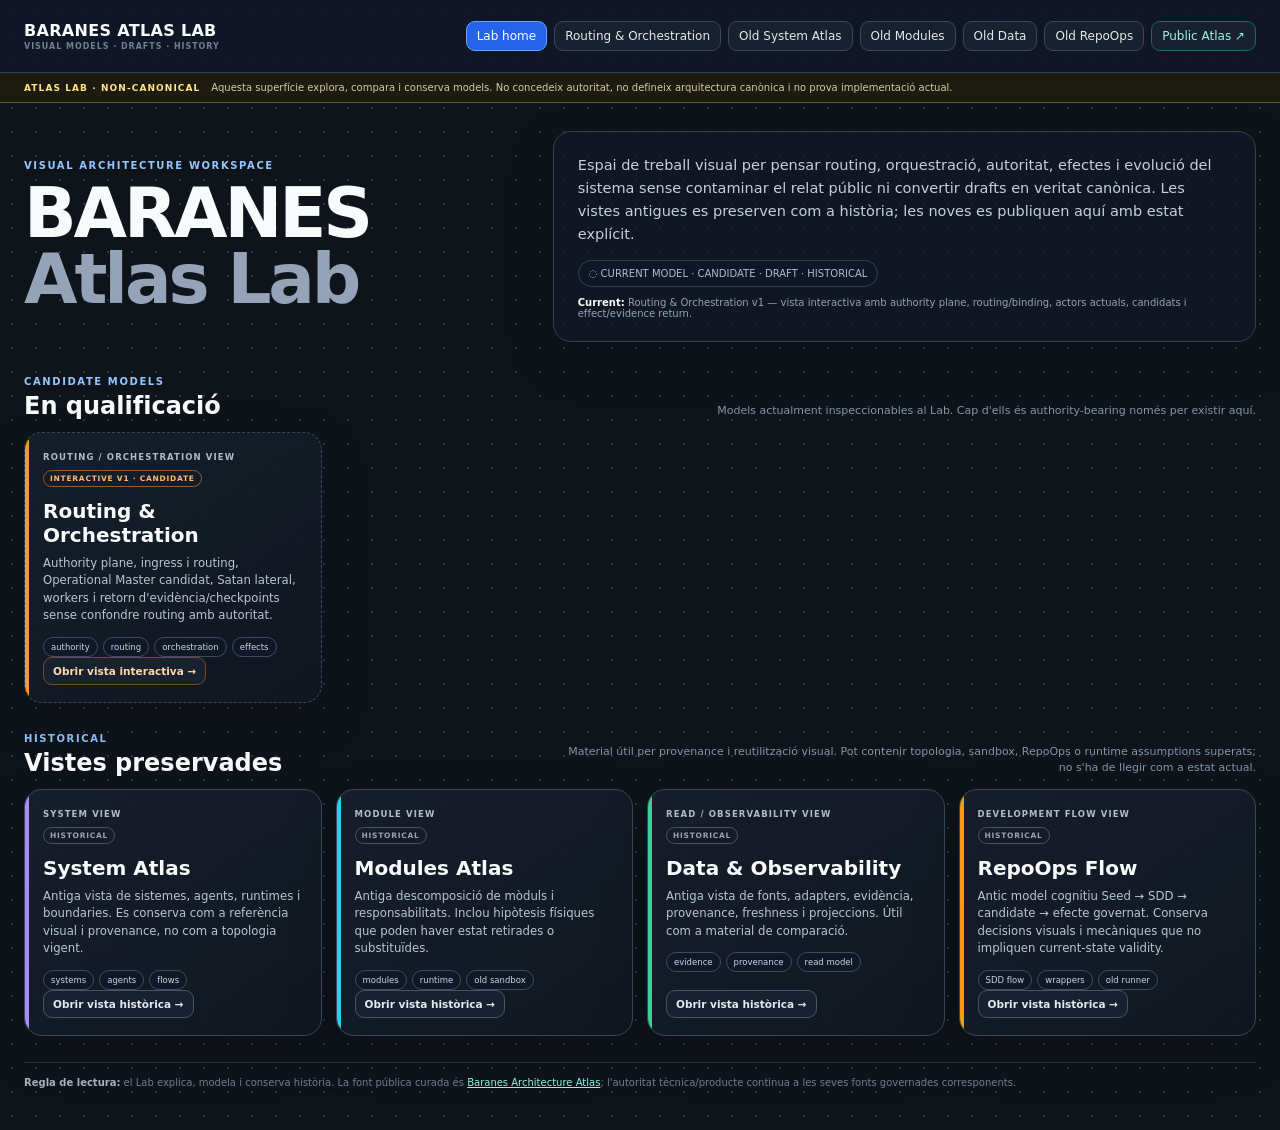
<file: index.html>
<!doctype html>
<html lang="ca">
<head>
<meta charset="utf-8">
<meta name="viewport" content="width=device-width,initial-scale=1">
<title>BARANES Atlas Lab</title>
<meta name="description" content="Non-canonical visual lab for Baranes architecture models, routing experiments, historical diagrams and public references.">
<style>
:root{color-scheme:dark;--bg:#0f141b;--line:#334155;--text:#f8fafc;--muted:#9fb0c4;--cyan:#22d3ee;--violet:#a78bfa;--green:#34d399;--amber:#f59e0b;--red:#fb7185}
*{box-sizing:border-box}html,body{margin:0;min-height:100%;background:var(--bg);color:var(--text);font-family:Inter,system-ui,-apple-system,Segoe UI,sans-serif}body{background-image:radial-gradient(#263548 1px,transparent 1px);background-size:24px 24px}
.top{min-height:72px;border-bottom:1px solid var(--line);background:#111827e8;backdrop-filter:blur(12px)}.topin{max-width:1420px;min-height:72px;margin:auto;padding:0 24px;display:flex;align-items:center;justify-content:space-between;gap:18px}.brand{font-size:16px;font-weight:850;letter-spacing:.02em}.brand small{display:block;margin-top:2px;color:#718096;font-size:8px;letter-spacing:.12em}.nav{display:flex;gap:7px;flex-wrap:wrap}.nav a{font-size:12px;text-decoration:none;color:#e5e7eb;background:#18212f;border:1px solid #3b485b;border-radius:9px;padding:7px 10px}.nav a.active{background:#2563eb;color:#fff;border-color:#60a5fa}.nav a.public{border-color:#166b65;color:#99f6e4}
.notice{border-bottom:1px solid #6d5c22;background:#201b0ddd;color:#fde68a}.noticein{max-width:1420px;margin:auto;padding:9px 24px;display:flex;gap:11px;align-items:center;flex-wrap:wrap;font-size:10px}.notice b{font-size:9px;letter-spacing:.12em}.notice span{color:#d6cda5}
main{max-width:1420px;margin:auto;padding:28px 24px 42px}.hero{display:grid;grid-template-columns:minmax(340px,.82fr) minmax(450px,1.18fr);gap:40px;align-items:center}.eyebrow,.section-label{font-size:10px;letter-spacing:.16em;font-weight:850;color:#93c5fd}.hero h1{font-size:clamp(44px,5.4vw,72px);line-height:.95;margin:10px 0 0;letter-spacing:-.045em}.hero h1 span{color:#94a3b8}.intro{border:1px solid #334155;border-radius:18px;background:#111827b8;padding:22px 24px;box-shadow:0 18px 50px #0003}.intro p{font-size:14.5px;line-height:1.58;color:#c4cfdd;margin:0}.note{margin-top:14px;display:inline-flex;gap:8px;align-items:center;padding:7px 10px;border:1px solid #334155;border-radius:999px;background:#0f172a99;color:#aebccc;font-size:10px}.next{margin-top:10px;font-size:10px;color:#94a3b8}.next b{color:#f8fafc}.groups{margin-top:34px;display:grid;gap:30px}.group-head{display:flex;justify-content:space-between;gap:20px;align-items:flex-end;margin-bottom:12px}.group-head h2{font-size:24px;margin:5px 0 0}.group-head p{max-width:700px;margin:0;color:#8496a8;font-size:11px;line-height:1.5;text-align:right}.views{display:grid;grid-template-columns:repeat(4,minmax(0,1fr));gap:14px}.card{position:relative;min-height:244px;padding:19px 18px 17px;border:1px solid #3b485b;border-radius:18px;background:linear-gradient(145deg,#17202ddd,#101721ee);box-shadow:0 18px 50px #0003;overflow:hidden;display:flex;flex-direction:column}.card:before{content:"";position:absolute;inset:0 auto 0 0;width:4px;background:var(--accent)}.card.system{--accent:var(--violet)}.card.modules{--accent:var(--cyan)}.card.data{--accent:var(--green)}.card.repoops{--accent:var(--amber)}.card.candidate{--accent:#fb923c;border-style:dashed}.kind{font-size:8.5px;letter-spacing:.13em;font-weight:850;color:#aebccc}.status{display:inline-flex;align-self:flex-start;margin-top:8px;border:1px solid #4b5563;border-radius:999px;padding:3px 6px;font-size:7.5px;font-weight:900;letter-spacing:.1em;color:#9ca3af}.status.candidate{border-color:#9a5a24;color:#fdba74}.card h2{font-size:20px;margin:12px 0 8px}.card p{font-size:11.7px;line-height:1.5;color:#b8c5d5;margin:0}.chips{display:flex;gap:5px;flex-wrap:wrap;margin-top:12px}.chip{font-size:8.5px;color:#cbd5e1;border:1px solid #3f4d61;border-radius:999px;padding:4px 7px;background:#0f172a99}.open{display:inline-block;align-self:flex-start;margin-top:auto;padding:7px 9px;border-radius:9px;background:#18212f;border:1px solid #475569;color:#e2e8f0;text-decoration:none;font-size:10.5px;font-weight:750}.card.candidate .open{color:#fed7aa;border-color:#7c4a22}.rule{margin-top:26px;border-top:1px solid #273548;padding-top:14px;font-size:10px;color:#718096}.rule b{color:#a8b5c2}
@media(max-width:1179px){.views{grid-template-columns:repeat(2,minmax(0,1fr))}}
@media(max-width:980px){.hero{grid-template-columns:1fr;gap:18px}.views{grid-template-columns:1fr}.topin{padding:14px 18px;align-items:flex-start;flex-direction:column}.noticein{padding-left:18px;padding-right:18px}main{padding:28px 18px}.hero h1{font-size:48px}.group-head{align-items:flex-start;flex-direction:column}.group-head p{text-align:left}}
</style>
</head>
<body>
<header class="top"><div class="topin"><div class="brand">BARANES ATLAS LAB<small>VISUAL MODELS · DRAFTS · HISTORY</small></div><nav class="nav"><a class="active" href="./index.html">Lab home</a><a href="./routing-orchestration.html">Routing &amp; Orchestration</a><a href="./react-flow-test.html">Old System Atlas</a><a href="./modules-atlas.html">Old Modules</a><a href="./data-observability.html">Old Data</a><a href="./repoops-flow.html">Old RepoOps</a><a class="public" href="https://magronxo.github.io/baranes-site/atlas/">Public Atlas ↗</a></nav></div></header>
<div class="notice"><div class="noticein"><b>ATLAS LAB · NON-CANONICAL</b><span>Aquesta superfície explora, compara i conserva models. No concedeix autoritat, no defineix arquitectura canònica i no prova implementació actual.</span></div></div>
<main>
<section class="hero"><div><div class="eyebrow">VISUAL ARCHITECTURE WORKSPACE</div><h1>BARANES<br><span>Atlas Lab</span></h1></div><div class="intro"><p>Espai de treball visual per pensar routing, orquestració, autoritat, efectes i evolució del sistema sense contaminar el relat públic ni convertir drafts en veritat canònica. Les vistes antigues es preserven com a història; les noves es publiquen aquí amb estat explícit.</p><div class="note">◌ CURRENT MODEL · CANDIDATE · DRAFT · HISTORICAL</div><div class="next"><b>Current:</b> Routing &amp; Orchestration v1 — vista interactiva amb authority plane, routing/binding, actors actuals, candidats i effect/evidence return.</div></div></section>

<div class="groups">
<section>
  <div class="group-head"><div><div class="section-label">CANDIDATE MODELS</div><h2>En qualificació</h2></div><p>Models actualment inspeccionables al Lab. Cap d'ells és authority-bearing només per existir aquí.</p></div>
  <div class="views">
    <article class="card candidate"><div class="kind">ROUTING / ORCHESTRATION VIEW</div><span class="status candidate">INTERACTIVE V1 · CANDIDATE</span><h2>Routing &amp; Orchestration</h2><p>Authority plane, ingress i routing, Operational Master candidat, Satan lateral, workers i retorn d'evidència/checkpoints sense confondre routing amb autoritat.</p><div class="chips"><span class="chip">authority</span><span class="chip">routing</span><span class="chip">orchestration</span><span class="chip">effects</span></div><a class="open" href="./routing-orchestration.html">Obrir vista interactiva →</a></article>
  </div>
</section>

<section>
  <div class="group-head"><div><div class="section-label">HISTORICAL</div><h2>Vistes preservades</h2></div><p>Material útil per provenance i reutilització visual. Pot contenir topologia, sandbox, RepoOps o runtime assumptions superats; no s'ha de llegir com a estat actual.</p></div>
  <div class="views">
    <article class="card system"><div class="kind">SYSTEM VIEW</div><span class="status">HISTORICAL</span><h2>System Atlas</h2><p>Antiga vista de sistemes, agents, runtimes i boundaries. Es conserva com a referència visual i provenance, no com a topologia vigent.</p><div class="chips"><span class="chip">systems</span><span class="chip">agents</span><span class="chip">flows</span></div><a class="open" href="./react-flow-test.html">Obrir vista històrica →</a></article>
    <article class="card modules"><div class="kind">MODULE VIEW</div><span class="status">HISTORICAL</span><h2>Modules Atlas</h2><p>Antiga descomposició de mòduls i responsabilitats. Inclou hipòtesis físiques que poden haver estat retirades o substituïdes.</p><div class="chips"><span class="chip">modules</span><span class="chip">runtime</span><span class="chip">old sandbox</span></div><a class="open" href="./modules-atlas.html">Obrir vista històrica →</a></article>
    <article class="card data"><div class="kind">READ / OBSERVABILITY VIEW</div><span class="status">HISTORICAL</span><h2>Data &amp; Observability</h2><p>Antiga vista de fonts, adapters, evidència, provenance, freshness i projeccions. Útil com a material de comparació.</p><div class="chips"><span class="chip">evidence</span><span class="chip">provenance</span><span class="chip">read model</span></div><a class="open" href="./data-observability.html">Obrir vista històrica →</a></article>
    <article class="card repoops"><div class="kind">DEVELOPMENT FLOW VIEW</div><span class="status">HISTORICAL</span><h2>RepoOps Flow</h2><p>Antic model cognitiu Seed → SDD → candidate → efecte governat. Conserva decisions visuals i mecàniques que no impliquen current-state validity.</p><div class="chips"><span class="chip">SDD flow</span><span class="chip">wrappers</span><span class="chip">old runner</span></div><a class="open" href="./repoops-flow.html">Obrir vista històrica →</a></article>
  </div>
</section>
</div>

<div class="rule"><b>Regla de lectura:</b> el Lab explica, modela i conserva història. La font pública curada és <a href="https://magronxo.github.io/baranes-site/atlas/" style="color:#99f6e4">Baranes Architecture Atlas</a>; l'autoritat tècnica/producte continua a les seves fonts governades corresponents.</div>
</main>
</body>
</html>
</file>
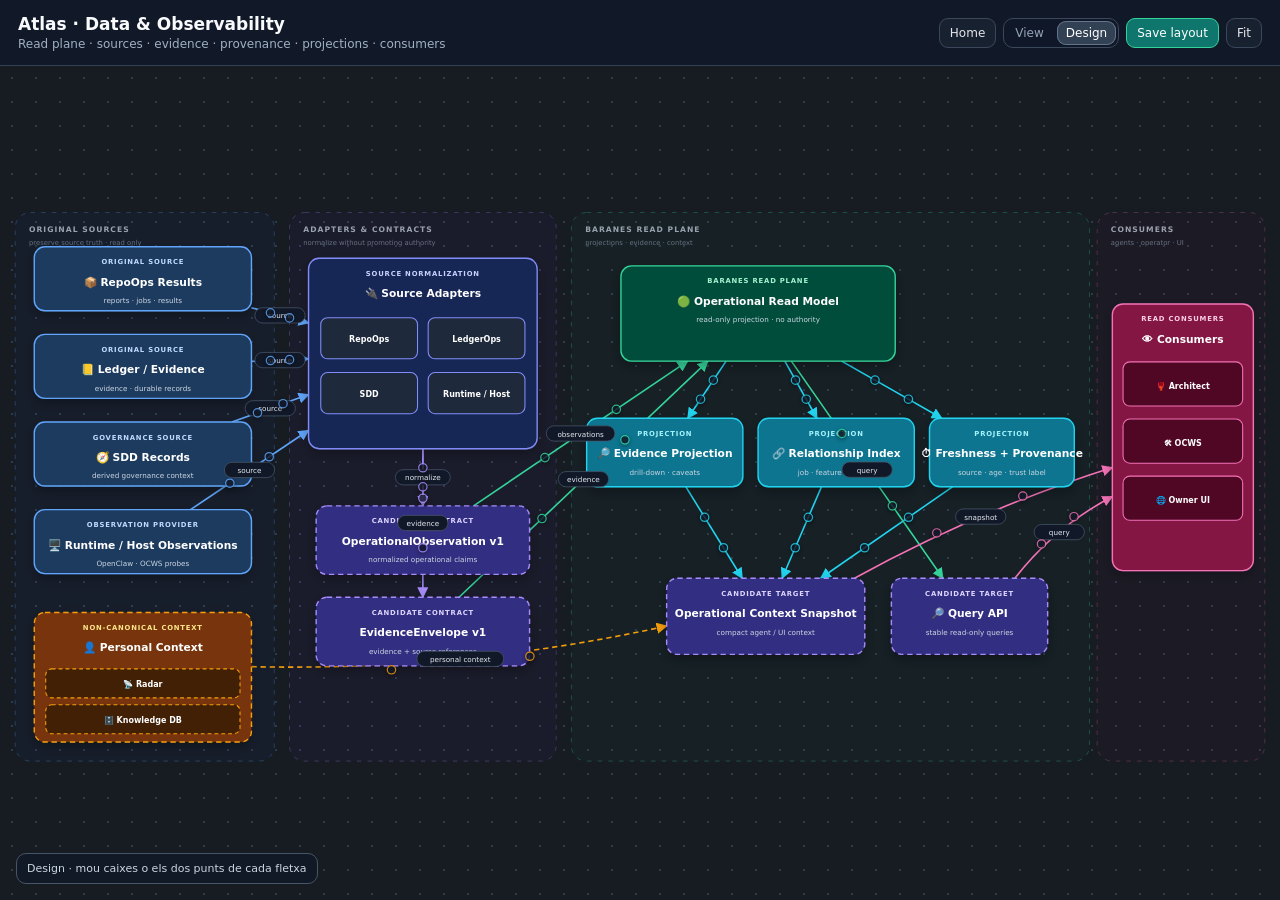
<file: data-observability.html>
<!doctype html>
<html lang="ca">
<head>
<meta charset="utf-8">
<meta name="viewport" content="width=device-width,initial-scale=1">
<title>PRE-BARANES Atlas — Data & Observability</title>
<style>
:root{color-scheme:dark;--bg:#0f141b;--panel:#111827;--line:#334155;--text:#f8fafc;--muted:#9fb0c4;--edge:#94a3b8;--source:#60a5fa;--candidate:#a78bfa;--read:#34d399;--projection:#22d3ee;--personal:#f59e0b;--consumer:#f472b6}
*{box-sizing:border-box}html,body{height:100%;margin:0}body{font-family:Inter,system-ui,-apple-system,Segoe UI,sans-serif;background:var(--bg);color:var(--text)}.app{height:100%;display:grid;grid-template-rows:auto 1fr}.top{display:flex;align-items:center;justify-content:space-between;gap:16px;padding:14px 18px;background:#111827;border-bottom:1px solid var(--line)}h1{font-size:17px;margin:0}.sub{font-size:12px;color:var(--muted);margin-top:3px}.nav{display:flex;gap:7px;flex-wrap:wrap}.nav a,.nav button{font:inherit;font-size:12px;text-decoration:none;color:#e5e7eb;background:#18212f;border:1px solid #3b485b;border-radius:9px;padding:7px 10px;cursor:pointer}.nav a.active,.nav button.primary{background:#0f766e;color:#fff;border-color:#34d399}.nav button.saved{background:#065f46;border-color:#34d399}.canvas{position:relative;min-height:0;overflow:hidden;background:#171c23}.canvas:before{content:"";position:absolute;inset:0;background-image:radial-gradient(#334155 1px,transparent 1px);background-size:24px 24px;pointer-events:none;opacity:.82}svg{position:absolute;inset:0;width:100%;height:100%;display:block;touch-action:none;user-select:none}.status{position:absolute;left:16px;bottom:16px;background:#111827e8;border:1px solid #475569;border-radius:10px;padding:8px 10px;font-size:11px;color:#cbd5e1;pointer-events:none}
.zone{stroke-width:1.2;stroke-dasharray:6 8;pointer-events:none}.zone-source{fill:#1d4ed8;fill-opacity:.045;stroke:#60a5fa;stroke-opacity:.28}.zone-contract{fill:#6d28d9;fill-opacity:.045;stroke:#a78bfa;stroke-opacity:.28}.zone-read{fill:#047857;fill-opacity:.045;stroke:#34d399;stroke-opacity:.30}.zone-consumer{fill:#9d174d;fill-opacity:.035;stroke:#f472b6;stroke-opacity:.25}.zone-title{font-size:10px;letter-spacing:1.35px;font-weight:750;fill:#cbd5e1;opacity:.72;pointer-events:none}.zone-subtitle{font-size:9px;fill:#94a3b8;opacity:.62;pointer-events:none}
.node{cursor:move}.box{stroke-width:1.8;filter:url(#shadow)}.kicker{font-size:9px;letter-spacing:1.05px;font-weight:700;text-anchor:middle}.title{font-size:14px;font-weight:780;fill:#fff;text-anchor:middle}.note{font-size:9.5px;fill:#cbd5e1;text-anchor:middle}.source .box{fill:#1e3a5f;stroke:#60a5fa}.source .kicker{fill:#bfdbfe}.adapter .box{fill:#172554;stroke:#818cf8}.adapter .kicker{fill:#c7d2fe}.candidate .box{fill:#312e81;stroke:#a78bfa;stroke-dasharray:7 5}.candidate .kicker{fill:#ddd6fe}.readcore .box{fill:#064e3b;stroke:#34d399}.readcore .kicker{fill:#a7f3d0}.projection .box{fill:#0e7490;stroke:#22d3ee}.projection .kicker{fill:#a5f3fc}.personal .box{fill:#78350f;stroke:#f59e0b;stroke-dasharray:7 5}.personal .kicker{fill:#fde68a}.consumer .box{fill:#831843;stroke:#f472b6}.consumer .kicker{fill:#fbcfe8}.sub-box{stroke-width:1.4}.sub-title{font-size:10.5px;font-weight:700;fill:#fff;text-anchor:middle}.adapter .sub-box{fill:#1e293b;stroke:#818cf8}.personal .sub-box{fill:#422006;stroke:#f59e0b;stroke-dasharray:5 4}.consumer .sub-box{fill:#500724;stroke:#f472b6}
.edge{fill:none;stroke:var(--edge);stroke-width:2.1;marker-end:url(#arrow);pointer-events:none}.edge.sourceedge{stroke:var(--source);marker-end:url(#arrowBlue)}.edge.contractedge{stroke:var(--candidate);marker-end:url(#arrowViolet)}.edge.readedge{stroke:var(--read);marker-end:url(#arrowGreen)}.edge.projectedge{stroke:var(--projection);marker-end:url(#arrowCyan)}.edge.personaledge{stroke:var(--personal);marker-end:url(#arrowAmber);stroke-dasharray:7 5}.edge.consumeedge{stroke:var(--consumer);marker-end:url(#arrowPink)}.edge-label-bg{fill:#111827;stroke:#475569;pointer-events:none}.edge-label{fill:#e2e8f0;font-size:9.5px;text-anchor:middle;pointer-events:none}.edge-handle{fill:#111827;stroke:#94a3b8;stroke-width:1.6;opacity:.82;cursor:move;pointer-events:all;filter:drop-shadow(0 2px 3px rgba(0,0,0,.45))}.edge-handle:hover,.edge-handle.active{stroke:#fff;stroke-width:2.2;opacity:1}.edge-handle.sourceedge{stroke:var(--source)}.edge-handle.contractedge{stroke:var(--candidate)}.edge-handle.readedge{stroke:var(--read)}.edge-handle.projectedge{stroke:var(--projection)}.edge-handle.personaledge{stroke:var(--personal)}.edge-handle.consumeedge{stroke:var(--consumer)}
#data-mode-group{display:flex;gap:4px;padding:2px;border:1px solid #3b485b;border-radius:10px;background:#0f172a80}#data-mode-group button{border:0!important;background:transparent!important;padding:5px 9px!important;color:#94a3b8!important}#data-mode-group button.active{background:#334155!important;color:#fff!important;box-shadow:inset 0 0 0 1px #64748b}body[data-data-mode="view"] #edge-handles{display:none}body[data-data-mode="view"] .node{cursor:default!important}@media(max-width:800px){.top{align-items:flex-start;flex-direction:column}.canvas{min-height:720px}}
</style>
</head>
<body>
<div class="app">
<header class="top"><div><h1>Atlas · Data & Observability</h1><div class="sub">Read plane · sources · evidence · provenance · projections · consumers</div></div><nav class="nav"><a href="./index.html">Home</a><button id="save" class="primary" type="button">Save layout</button><button id="fit" type="button">Fit</button></nav></header>
<main class="canvas"><svg id="g" viewBox="0 0 1680 880" aria-label="Data and Observability Atlas"><defs><marker id="arrow" viewBox="0 0 10 10" refX="9" refY="5" markerWidth="7" markerHeight="7" orient="auto"><path d="M0 0L10 5L0 10z" fill="#94a3b8"/></marker><marker id="arrowBlue" viewBox="0 0 10 10" refX="9" refY="5" markerWidth="7" markerHeight="7" orient="auto"><path d="M0 0L10 5L0 10z" fill="#60a5fa"/></marker><marker id="arrowViolet" viewBox="0 0 10 10" refX="9" refY="5" markerWidth="7" markerHeight="7" orient="auto"><path d="M0 0L10 5L0 10z" fill="#a78bfa"/></marker><marker id="arrowGreen" viewBox="0 0 10 10" refX="9" refY="5" markerWidth="7" markerHeight="7" orient="auto"><path d="M0 0L10 5L0 10z" fill="#34d399"/></marker><marker id="arrowCyan" viewBox="0 0 10 10" refX="9" refY="5" markerWidth="7" markerHeight="7" orient="auto"><path d="M0 0L10 5L0 10z" fill="#22d3ee"/></marker><marker id="arrowAmber" viewBox="0 0 10 10" refX="9" refY="5" markerWidth="7" markerHeight="7" orient="auto"><path d="M0 0L10 5L0 10z" fill="#f59e0b"/></marker><marker id="arrowPink" viewBox="0 0 10 10" refX="9" refY="5" markerWidth="7" markerHeight="7" orient="auto"><path d="M0 0L10 5L0 10z" fill="#f472b6"/></marker><filter id="shadow" x="-20%" y="-30%" width="140%" height="170%"><feDropShadow dx="0" dy="6" stdDeviation="8" flood-color="#000" flood-opacity=".28"/></filter></defs><g id="zones"></g><g id="edges"></g><g id="nodes"></g><g id="labels"></g><g id="edge-handles"></g></svg><div id="status" class="status">Read plane · View / Design · Save layout per conservar-ho</div></main>
</div>
<script>
(()=>{
const svg=document.getElementById('g'),Z=document.getElementById('zones'),N=document.getElementById('nodes'),E=document.getElementById('edges'),L=document.getElementById('labels'),H=document.getElementById('edge-handles'),save=document.getElementById('save'),fitBtn=document.getElementById('fit'),status=document.getElementById('status'),nav=document.querySelector('.nav'),NS='http://www.w3.org/2000/svg',KEY='pre-baranes-atlas:data-observability:v1',MODE='pre-baranes-atlas:data-observability:mode:v1';
const defs={repo:{x:45,y:130,w:285,h:84,type:'source',kicker:'ORIGINAL SOURCE',title:'📦 RepoOps Results',note:'reports · jobs · results'},ledger:{x:45,y:245,w:285,h:84,type:'source',kicker:'ORIGINAL SOURCE',title:'📒 Ledger / Evidence',note:'evidence · durable records'},sdd:{x:45,y:360,w:285,h:84,type:'source',kicker:'GOVERNANCE SOURCE',title:'🧭 SDD Records',note:'derived governance context'},runtime:{x:45,y:475,w:285,h:84,type:'source',kicker:'OBSERVATION PROVIDER',title:'🖥️ Runtime / Host Observations',note:'OpenClaw · OCWS probes'},personal:{x:45,y:610,w:285,h:170,type:'personal',kicker:'NON-CANONICAL CONTEXT',title:'👤 Personal Context',compound:'personal'},adapters:{x:405,y:145,w:300,h:250,type:'adapter',kicker:'SOURCE NORMALIZATION',title:'🔌 Source Adapters',compound:'adapters'},observation:{x:415,y:470,w:280,h:90,type:'candidate',kicker:'CANDIDATE CONTRACT',title:'OperationalObservation v1',note:'normalized operational claims'},envelope:{x:415,y:590,w:280,h:90,type:'candidate',kicker:'CANDIDATE CONTRACT',title:'EvidenceEnvelope v1',note:'evidence + source references'},readModel:{x:815,y:155,w:360,h:125,type:'readcore',kicker:'BARANES READ PLANE',title:'🟢 Operational Read Model',note:'read-only projection · no authority'},evidenceProjection:{x:770,y:355,w:205,h:90,type:'projection',kicker:'PROJECTION',title:'🔎 Evidence Projection',note:'drill-down · caveats'},relationshipIndex:{x:995,y:355,w:205,h:90,type:'projection',kicker:'PROJECTION',title:'🔗 Relationship Index',note:'job · feature · artifact'},freshness:{x:1220,y:355,w:190,h:90,type:'projection',kicker:'PROJECTION',title:'⏱ Freshness + Provenance',note:'source · age · trust label'},snapshot:{x:875,y:565,w:260,h:100,type:'candidate',kicker:'CANDIDATE TARGET',title:'Operational Context Snapshot',note:'compact agent / UI context'},query:{x:1170,y:565,w:205,h:100,type:'candidate',kicker:'CANDIDATE TARGET',title:'🔎 Query API',note:'stable read-only queries'},consumers:{x:1460,y:205,w:185,h:350,type:'consumer',kicker:'READ CONSUMERS',title:'👁 Consumers',compound:'consumers'}};
const state={};for(const[id,d]of Object.entries(defs))state[id]={x:d.x,y:d.y};const edges=[['repo','adapters','sourceedge','source'],['ledger','adapters','sourceedge','source'],['sdd','adapters','sourceedge','source'],['runtime','adapters','sourceedge','source'],['adapters','observation','contractedge','normalize'],['adapters','envelope','contractedge','evidence'],['observation','readModel','readedge','observations'],['envelope','readModel','readedge','evidence'],['readModel','evidenceProjection','projectedge',''],['readModel','relationshipIndex','projectedge',''],['readModel','freshness','projectedge',''],['evidenceProjection','snapshot','projectedge',''],['relationshipIndex','snapshot','projectedge',''],['freshness','snapshot','projectedge',''],['readModel','query','readedge','query'],['personal','snapshot','personaledge','personal context'],['snapshot','consumers','consumeedge','snapshot'],['query','consumers','consumeedge','query']];const controls={};edges.forEach((_,i)=>controls[i]={c1dx:0,c1dy:0,c2dx:0,c2dy:0});let view={x:0,y:0,w:1680,h:880},drag=null,edgeDrag=null,pan=null,mode=localStorage.getItem(MODE)||'design';try{const s=JSON.parse(localStorage.getItem(KEY)||'null');if(s?.positions)for(const id in state)if(s.positions[id])state[id]={...state[id],...s.positions[id]};if(s?.controls)for(const i in controls)if(s.controls[i])controls[i]={...controls[i],...s.controls[i]};if(s?.view&&['x','y','w','h'].every(k=>Number.isFinite(s.view[k])))view={...s.view}}catch(_){}
function X(tag,a={}){const q=document.createElementNS(NS,tag);for(const[k,v]of Object.entries(a))q.setAttribute(k,v);return q}function P(e){const r=svg.getBoundingClientRect(),v=svg.viewBox.baseVal;return{x:v.x+(e.clientX-r.left)/r.width*v.width,y:v.y+(e.clientY-r.top)/r.height*v.height}}function applyView(){svg.setAttribute('viewBox',`${view.x} ${view.y} ${view.w} ${view.h}`)}function box(id){const d=defs[id],s=state[id];return{x:s.x,y:s.y,w:d.w,h:d.h}}function boundary(b,ux,uy,out){const cx=b.x+b.w/2,cy=b.y+b.h/2,hw=b.w/2,hh=b.h/2,k=1/Math.max(Math.abs(ux)/(hw||1),Math.abs(uy)/(hh||1),.0001);return{x:cx+(out?1:-1)*ux*k,y:cy+(out?1:-1)*uy*k}}
function base(i){const[e1,e2,cls]=edges[i],a=box(e1),b=box(e2),ax=a.x+a.w/2,ay=a.y+a.h/2,bx=b.x+b.w/2,by=b.y+b.h/2,dx=bx-ax,dy=by-ay,l=Math.hypot(dx,dy)||1,ux=dx/l,uy=dy/l,nx=-uy,ny=ux,S=boundary(a,ux,uy,true),T=boundary(b,ux,uy,false),bend=cls==='personaledge'?22:cls==='consumeedge'?-12:0;return{S,T,c1:{x:S.x+(T.x-S.x)/3+nx*bend,y:S.y+(T.y-S.y)/3+ny*bend},c2:{x:S.x+2*(T.x-S.x)/3+nx*bend,y:S.y+2*(T.y-S.y)/3+ny*bend}}}function geom(i){const b=base(i),c=controls[i];return{S:b.S,T:b.T,C1:{x:b.c1.x+c.c1dx,y:b.c1.y+c.c1dy},C2:{x:b.c2.x+c.c2dx,y:b.c2.y+c.c2dy}}}function point(g,t=.5){const u=1-t;return{x:u*u*u*g.S.x+3*u*u*t*g.C1.x+3*u*t*t*g.C2.x+t*t*t*g.T.x,y:u*u*u*g.S.y+3*u*u*t*g.C1.y+3*u*t*t*g.C2.y+t*t*t*g.T.y}}
function zones(){Z.innerHTML='';const z=(cl,x,y,w,h,title,sub)=>{Z.appendChild(X('rect',{class:`zone ${cl}`,x,y,width:w,height:h,rx:20}));let t=X('text',{class:'zone-title',x:x+18,y:y+26});t.textContent=title;Z.appendChild(t);t=X('text',{class:'zone-subtitle',x:x+18,y:y+43});t.textContent=sub;Z.appendChild(t)};z('zone-source',20,85,340,720,'ORIGINAL SOURCES','preserve source truth · read only');z('zone-contract',380,85,350,720,'ADAPTERS & CONTRACTS','normalize without promoting authority');z('zone-read',750,85,680,720,'BARANES READ PLANE','projections · evidence · context');z('zone-consumer',1440,85,220,720,'CONSUMERS','agents · operator · UI')}
function compound(g,d,kind){if(kind==='adapters'){[['RepoOps',16,78],['LedgerOps',157,78],['SDD',16,150],['Runtime / Host',157,150]].forEach(([txt,x,y])=>{g.appendChild(X('rect',{class:'sub-box',x,y,width:127,height:54,rx:9}));const t=X('text',{class:'sub-title',x:x+63.5,y:y+32});t.textContent=txt;g.appendChild(t)})}if(kind==='personal'){[['📡 Radar',15,74],['🗄️ Knowledge DB',15,121]].forEach(([txt,x,y])=>{g.appendChild(X('rect',{class:'sub-box',x,y,width:d.w-30,height:38,rx:8}));const t=X('text',{class:'sub-title',x:d.w/2,y:y+24});t.textContent=txt;g.appendChild(t)})}if(kind==='consumers'){[['🦞 Architect',14,76],['🛠 OCWS',14,151],['🌐 Owner UI',14,226]].forEach(([txt,x,y])=>{g.appendChild(X('rect',{class:'sub-box',x,y,width:d.w-28,height:58,rx:9}));const t=X('text',{class:'sub-title',x:d.w/2,y:y+35});t.textContent=txt;g.appendChild(t)})}}
function node(id){const d=defs[id],s=state[id],g=X('g',{class:`node ${d.type}`,'data-id':id,transform:`translate(${s.x} ${s.y})`});g.appendChild(X('rect',{class:'box',width:d.w,height:d.h,rx:14}));let t=X('text',{class:'kicker',x:d.w/2,y:23});t.textContent=d.kicker;g.appendChild(t);t=X('text',{class:'title',x:d.w/2,y:51});t.textContent=d.title;g.appendChild(t);if(d.note){t=X('text',{class:'note',x:d.w/2,y:74});t.textContent=d.note;g.appendChild(t)}if(d.compound)compound(g,d,d.compound);N.appendChild(g)}
function renderEdges(){E.innerHTML=L.innerHTML=H.innerHTML='';edges.forEach((e,i)=>{const g=geom(i),d=`M${g.S.x} ${g.S.y}C${g.C1.x} ${g.C1.y} ${g.C2.x} ${g.C2.y} ${g.T.x} ${g.T.y}`;E.appendChild(X('path',{class:`edge ${e[2]}`,d}));if(e[3]){const p=point(g),w=Math.max(66,e[3].length*6+18);L.appendChild(X('rect',{class:'edge-label-bg',x:p.x-w/2,y:p.y-10,width:w,height:20,rx:10}));const t=X('text',{class:'edge-label',x:p.x,y:p.y+4});t.textContent=e[3];L.appendChild(t)}[['c1',g.C1],['c2',g.C2]].forEach(([which,p])=>H.appendChild(X('circle',{class:`edge-handle ${e[2]}${edgeDrag&&edgeDrag.i===i&&edgeDrag.which===which?' active':''}`,'data-edge':i,'data-control':which,cx:p.x,cy:p.y,r:5.5})))})}function render(){zones();N.innerHTML='';Object.keys(defs).forEach(node);renderEdges()}function dirty(){save.classList.remove('saved');save.textContent='Save layout';status.textContent=mode==='view'?'View · pan / zoom disponibles':'Design · layout o corbes modificades · prem Save layout'}function saveAll(){try{localStorage.setItem(KEY,JSON.stringify({positions:state,controls,view}));save.classList.add('saved');save.textContent='Saved';status.textContent='Layout i corbes guardats'}catch(_){status.textContent='No s’ha pogut guardar'}}function fit(){const bs=Object.keys(defs).map(box),pts=[];edges.forEach((_,i)=>{const g=geom(i);pts.push(g.C1,g.C2)});const m=55,minX=Math.min(...bs.map(b=>b.x),...pts.map(p=>p.x))-m,minY=Math.min(...bs.map(b=>b.y),...pts.map(p=>p.y))-m,maxX=Math.max(...bs.map(b=>b.x+b.w),...pts.map(p=>p.x))+m,maxY=Math.max(...bs.map(b=>b.y+b.h),...pts.map(p=>p.y))+m;let x=minX,y=minY,w=maxX-minX,h=maxY-minY;const r=svg.getBoundingClientRect(),a=(r.width||1)/(r.height||1);if(w/h>a){const nh=w/a;y-=(nh-h)/2;h=nh}else{const nw=h*a;x-=(nw-w)/2;w=nw}view={x,y,w,h};applyView()}
const group=document.createElement('span');group.id='data-mode-group';const vb=document.createElement('button'),db=document.createElement('button');vb.type=db.type='button';vb.textContent='View';db.textContent='Design';group.append(vb,db);nav.insertBefore(group,save);function setMode(m){mode=m;document.body.dataset.dataMode=m;vb.classList.toggle('active',m==='view');db.classList.toggle('active',m==='design');try{localStorage.setItem(MODE,m)}catch(_){}status.textContent=m==='view'?'View · edició bloquejada · pan / zoom disponibles':'Design · mou caixes o els dos punts de cada fletxa'}vb.onclick=()=>setMode('view');db.onclick=()=>setMode('design');setMode(mode==='view'?'view':'design');
svg.addEventListener('pointerdown',e=>{const h=e.target.closest?.('.edge-handle');if(mode==='design'&&h){e.preventDefault();e.stopPropagation();edgeDrag={i:+h.dataset.edge,which:h.dataset.control,pid:e.pointerId};try{svg.setPointerCapture(e.pointerId)}catch(_){};renderEdges();return}const g=e.target.closest?.('.node');if(mode==='design'&&g){e.preventDefault();e.stopPropagation();const id=g.dataset.id,p=P(e),s=state[id];drag={id,pid:e.pointerId,dx:p.x-s.x,dy:p.y-s.y};try{svg.setPointerCapture(e.pointerId)}catch(_){};return}pan={pid:e.pointerId,x:e.clientX,y:e.clientY,vx:view.x,vy:view.y};try{svg.setPointerCapture(e.pointerId)}catch(_){}});svg.addEventListener('pointermove',e=>{if(edgeDrag&&e.pointerId===edgeDrag.pid){const p=P(e),b=base(edgeDrag.i),c=controls[edgeDrag.i];if(edgeDrag.which==='c1'){c.c1dx=p.x-b.c1.x;c.c1dy=p.y-b.c1.y}else{c.c2dx=p.x-b.c2.x;c.c2dy=p.y-b.c2.y}renderEdges();dirty();return}if(drag&&e.pointerId===drag.pid){const p=P(e),s=state[drag.id];s.x=p.x-drag.dx;s.y=p.y-drag.dy;N.querySelector(`[data-id="${drag.id}"]`)?.setAttribute('transform',`translate(${s.x} ${s.y})`);renderEdges();dirty();return}if(pan&&e.pointerId===pan.pid){const r=svg.getBoundingClientRect();view.x=pan.vx-(e.clientX-pan.x)/r.width*view.w;view.y=pan.vy-(e.clientY-pan.y)/r.height*view.h;applyView()}});function end(e){if(edgeDrag&&e.pointerId===edgeDrag.pid){edgeDrag=null;renderEdges()}if(drag&&e.pointerId===drag.pid)drag=null;if(pan&&e.pointerId===pan.pid)pan=null;try{svg.releasePointerCapture(e.pointerId)}catch(_){}}svg.addEventListener('pointerup',end);svg.addEventListener('pointercancel',end);svg.addEventListener('wheel',e=>{e.preventDefault();const p=P(e),old={...view},f=e.deltaY>0?1.1:.9,nw=Math.min(3000,Math.max(650,view.w*f)),nh=nw*(view.h/view.w),rx=(p.x-old.x)/old.w,ry=(p.y-old.y)/old.h;view.x=p.x-rx*nw;view.y=p.y-ry*nh;view.w=nw;view.h=nh;applyView()},{passive:false});save.onclick=saveAll;fitBtn.onclick=()=>{fit();dirty()};applyView();render();
})();
</script>
</body>
</html>
</file>
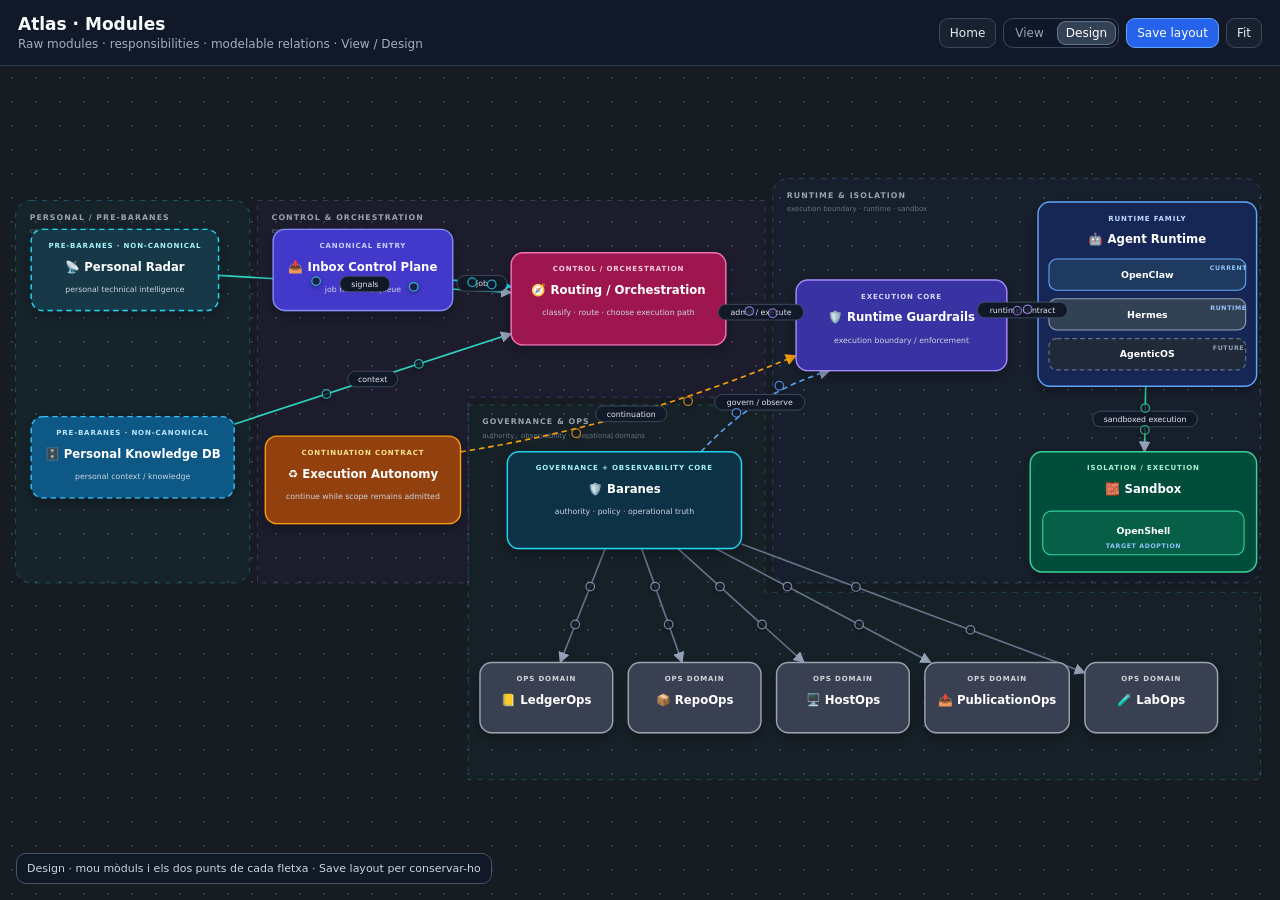
<file: modules-atlas.html>
<!doctype html>
<html lang="ca">
<head>
<meta charset="utf-8">
<meta name="viewport" content="width=device-width,initial-scale=1">
<title>PRE-BARANES Atlas — Modules</title>
<link rel="stylesheet" href="./modules-atlas.css">
</head>
<body>
<div class="app">
<header class="top">
  <div>
    <h1>Atlas · Modules</h1>
    <div class="sub">Raw modules · responsibilities · modelable relations · View / Design</div>
  </div>
  <nav class="nav">
    <a href="./index.html">Home</a>
    <button id="save" class="primary" type="button">Save layout</button>
    <button id="fit" type="button">Fit</button>
  </nav>
</header>
<main class="canvas">
  <svg id="g" viewBox="0 0 1640 900" aria-label="Mapa modular PRE-BARANES / BARANES">
    <defs>
      <marker id="arrow" viewBox="0 0 10 10" refX="9" refY="5" markerWidth="7" markerHeight="7" orient="auto"><path d="M0 0L10 5L0 10z" fill="#94a3b8"/></marker>
      <marker id="arrowCyan" viewBox="0 0 10 10" refX="9" refY="5" markerWidth="7" markerHeight="7" orient="auto"><path d="M0 0L10 5L0 10z" fill="#22d3ee"/></marker>
      <marker id="arrowViolet" viewBox="0 0 10 10" refX="9" refY="5" markerWidth="7" markerHeight="7" orient="auto"><path d="M0 0L10 5L0 10z" fill="#a78bfa"/></marker>
      <marker id="arrowAmber" viewBox="0 0 10 10" refX="9" refY="5" markerWidth="7" markerHeight="7" orient="auto"><path d="M0 0L10 5L0 10z" fill="#f59e0b"/></marker>
      <filter id="shadow" x="-20%" y="-30%" width="140%" height="170%"><feDropShadow dx="0" dy="6" stdDeviation="8" flood-color="#000" flood-opacity=".28"/></filter>
    </defs>
    <g id="zones"></g>
    <g id="edges"></g>
    <g id="nodes"></g>
    <g id="labels"></g>
    <g id="edge-handles"></g>
  </svg>
  <div id="status" class="status">Mou mòduls o els dos punts de cada fletxa · Save layout per conservar-ho</div>
</main>
</div>
<script src="./modules-atlas.js"></script>
<script src="./modules-atlas-mode.js"></script>
</body>
</html>
</file>
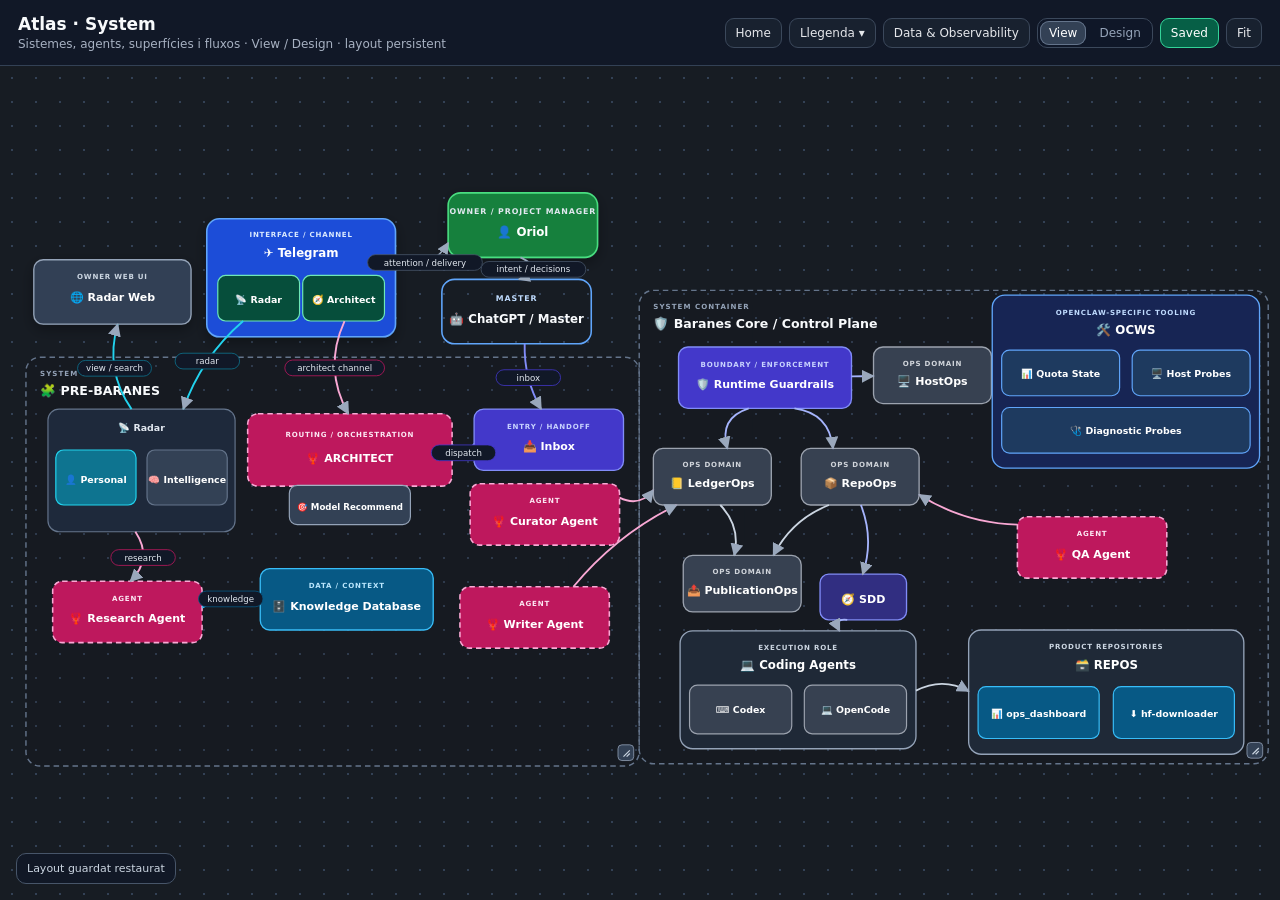
<file: react-flow-test.html>
<!doctype html>
<html lang="ca">
<head>
<meta charset="utf-8">
<meta name="viewport" content="width=device-width,initial-scale=1">
<title>PRE-BARANES Atlas — System Atlas</title>
<link rel="stylesheet" href="./graph-lab.css">
<link rel="stylesheet" href="./graph-lab-theme.css">
<style>.baranes-runtime text{text-anchor:middle}</style>
</head>
<body>
<div class="app">
<header class="top">
<div><h1>Atlas · System</h1><div class="sub">Sistemes, agents, superfícies i fluxos · View / Design · layout persistent</div></div>
<nav class="nav"><a href="./index.html">Home</a><button id="save" class="primary" type="button">Save layout</button><button id="fit" type="button">Fit</button></nav>
</header>
<button id="reset" type="button" hidden disabled aria-hidden="true"></button>
<main class="work">
<section class="canvas">
<svg id="g" viewBox="0 0 1628 812" aria-label="Mapa relacional"><defs>
<marker id="arrow" viewBox="0 0 10 10" refX="9" refY="5" markerWidth="7" markerHeight="7" orient="auto"><path d="M0 0L10 5L0 10z" fill="#9aa8bc"/></marker>
<marker id="arrowCyan" viewBox="0 0 10 10" refX="9" refY="5" markerWidth="7" markerHeight="7" orient="auto"><path d="M0 0L10 5L0 10z" fill="#22d3ee"/></marker>
<marker id="arrowViolet" viewBox="0 0 10 10" refX="9" refY="5" markerWidth="7" markerHeight="7" orient="auto"><path d="M0 0L10 5L0 10z" fill="#a78bfa"/></marker>
<marker id="arrowAmber" viewBox="0 0 10 10" refX="9" refY="5" markerWidth="7" markerHeight="7" orient="auto"><path d="M0 0L10 5L0 10z" fill="#f59e0b"/></marker>
<marker id="arrowPink" viewBox="0 0 10 10" refX="9" refY="5" markerWidth="7" markerHeight="7" orient="auto"><path d="M0 0L10 5L0 10z" fill="#f472b6"/></marker>
<marker id="arrowBlue" viewBox="0 0 10 10" refX="9" refY="5" markerWidth="7" markerHeight="7" orient="auto"><path d="M0 0L10 5L0 10z" fill="#38bdf8"/></marker>
<filter id="shadow" x="-20%" y="-30%" width="140%" height="170%"><feDropShadow dx="0" dy="6" stdDeviation="8" flood-color="#000" flood-opacity=".32"/></filter>
</defs><g id="containers"></g><g id="nodes"></g><g id="edges"></g><g id="labels"></g></svg>
<div id="status" class="status">Arrossega mòduls i contenidors · Save layout per conservar-ho</div>
</section>
<aside class="side"><h2>Llegenda · tipus</h2><div class="legend">
<div class="li"><span class="sw" style="background:#15803d;border-color:#4ade80"></span>Owner / persona</div>
<div class="li"><span class="sw" style="background:transparent;border-color:#60a5fa"></span>Master / reasoning</div>
<div class="li"><span class="sw" style="background:#1d4ed8;border-color:#60a5fa"></span>Channel / interface</div>
<div class="li"><span class="sw" style="background:#0e7490;border-color:#22d3ee"></span>Radar / intelligence</div>
<div class="li"><span class="sw" style="background:#be185d;border-color:#f9a8d4"></span>🦞 Agent · OpenClaw</div>
<div class="li"><span class="sw" style="background:#4338ca;border-color:#818cf8"></span>Entry / guardrail</div>
<div class="li"><span class="sw" style="background:#374151;border-color:#9ca3af"></span>Ops / control domain</div>
<div class="li"><span class="sw" style="background:#075985;border-color:#38bdf8"></span>Data / knowledge</div>
<div class="li"><span class="sw" style="background:#334155;border-color:#94a3b8"></span>Web / view</div>
</div><p>PRE-BARANES i Baranes Core / Control Plane són contenidors transparents, movibles, redimensionables i solapables. No hi ha cap acció de reset de layout a la interfície.</p></aside>
</main>
</div>
<script src="./graph-lab-default-layout.js"></script>
<script src="./graph-lab-mode.js" data-atlas-mode-loader="1"></script>
<script src="./graph-lab.js"></script>
<script src="./graph-lab-openclaw.js"></script>
<script src="./graph-lab-external.js"></script>
<script src="./graph-lab-baranes-links.js"></script>
<script src="./graph-lab-runtime-boxes.js"></script>
<script src="./graph-lab-delivery.js"></script>
<script src="./graph-lab-agents-global.js"></script>
<script src="./graph-lab-drag-fix.js"></script>
<script src="./graph-lab-runtime-layer-bridge.js"></script>
<script src="./graph-lab-interaction-fix.js"></script>
<script src="./graph-lab-view-focus.js"></script>
<script>document.getElementById('reset')?.remove()</script>
</body>
</html>
</file>
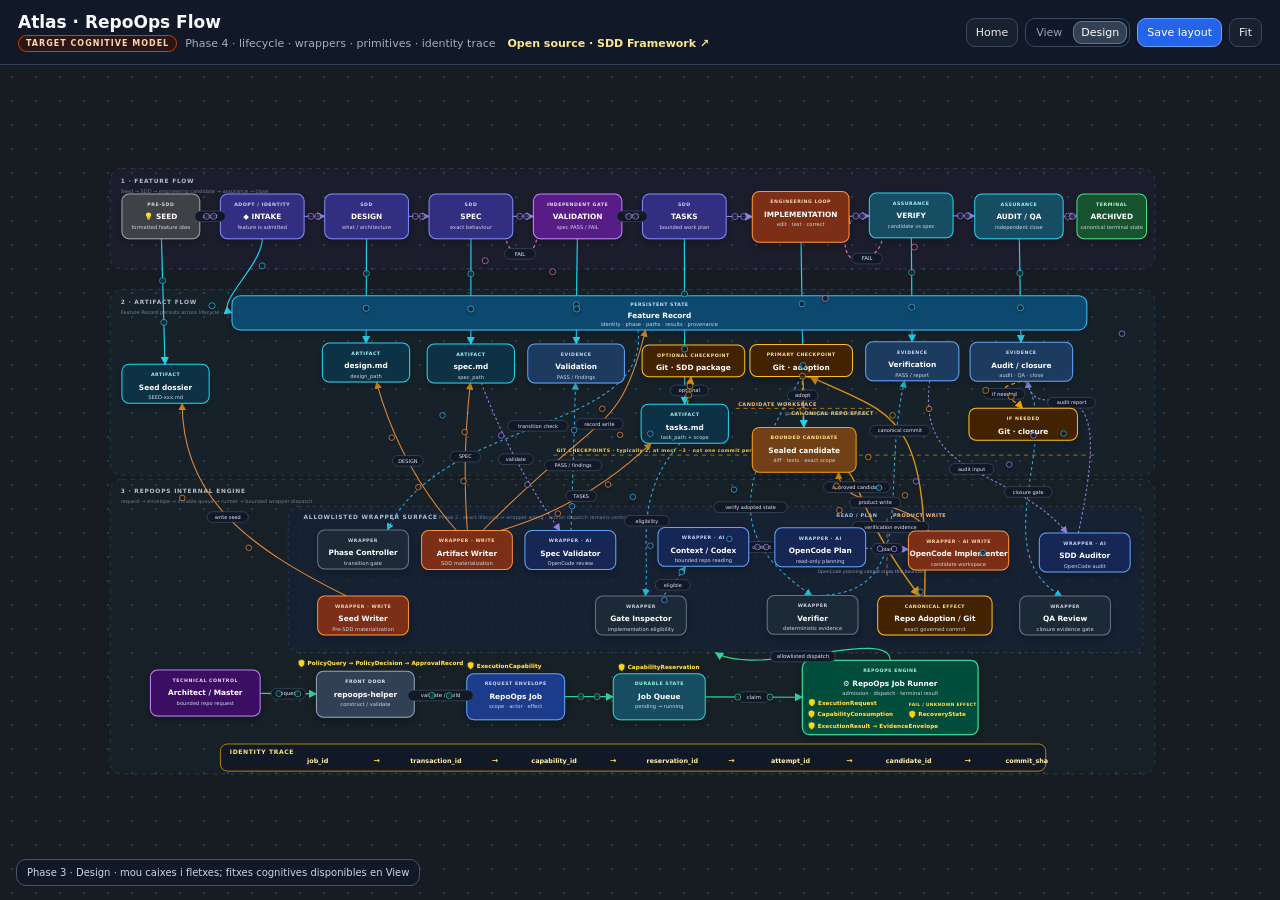
<file: repoops-flow.html>
<!doctype html>
<html lang="ca">
<head>
<meta charset="utf-8">
<meta name="viewport" content="width=device-width,initial-scale=1">
<title>PRE-BARANES Atlas — RepoOps Flow</title>
<link rel="stylesheet" href="./repoops-flow.css">
</head>
<body data-mode="design">
<div class="app">
<header class="top">
  <div>
    <h1>Atlas · RepoOps Flow</h1>
    <div class="sub"><span class="target-badge">TARGET COGNITIVE MODEL</span><span>Phase 4 · lifecycle · wrappers · primitives · identity trace</span></div>
  </div>
  <nav class="nav">
    <a href="./index.html">Home</a>
    <span class="mode-group"><button id="mode-view" type="button">View</button><button id="mode-design" type="button">Design</button></span>
    <button id="save" class="primary" type="button">Save layout</button>
    <button id="fit" type="button">Fit</button>
  </nav>
</header>
<main class="canvas">
  <svg id="g" viewBox="0 0 1810 1120" aria-label="RepoOps target cognitive flow atlas">
    <defs>
      <marker id="arrow" viewBox="0 0 10 10" refX="9" refY="5" markerWidth="7" markerHeight="7" orient="auto"><path d="M0 0L10 5L0 10z" fill="#94a3b8"/></marker>
      <marker id="arrowViolet" viewBox="0 0 10 10" refX="9" refY="5" markerWidth="7" markerHeight="7" orient="auto"><path d="M0 0L10 5L0 10z" fill="#a78bfa"/></marker>
      <marker id="arrowCyan" viewBox="0 0 10 10" refX="9" refY="5" markerWidth="7" markerHeight="7" orient="auto"><path d="M0 0L10 5L0 10z" fill="#22d3ee"/></marker>
      <marker id="arrowGreen" viewBox="0 0 10 10" refX="9" refY="5" markerWidth="7" markerHeight="7" orient="auto"><path d="M0 0L10 5L0 10z" fill="#34d399"/></marker>
      <marker id="arrowAmber" viewBox="0 0 10 10" refX="9" refY="5" markerWidth="7" markerHeight="7" orient="auto"><path d="M0 0L10 5L0 10z" fill="#f59e0b"/></marker>
      <marker id="arrowPink" viewBox="0 0 10 10" refX="9" refY="5" markerWidth="7" markerHeight="7" orient="auto"><path d="M0 0L10 5L0 10z" fill="#f472b6"/></marker>
      <filter id="shadow" x="-20%" y="-30%" width="140%" height="170%"><feDropShadow dx="0" dy="5" stdDeviation="7" flood-color="#000" flood-opacity=".28"/></filter>
    </defs>
    <g id="zones"></g>
    <g id="edges"></g>
    <g id="nodes"></g>
    <g id="labels"></g>
    <g id="edge-handles"></g>
  </svg>
  <div id="status" class="status">Phase 4 · primitives visibles · Design per modelar · View per entendre qualsevol node</div>
</main>
</div>
<script src="./repoops-flow-layout-v2.js"></script>
<script src="./repoops-flow.js"></script>
<script src="./repoops-flow-phase2.js"></script>
<script>
(()=>{
const nodes=document.getElementById('nodes'),layer=document.getElementById('phase2-boundaries');if(!nodes||!layer)return;
function box(id){const g=nodes.querySelector(`[data-id="${id}"]`);if(!g)return null;const r=g.querySelector('.box'),m=(g.getAttribute('transform')||'').match(/translate\(\s*([-+\d.eE]+)[ ,]+([-+\d.eE]+)\s*\)/);if(!r||!m)return null;return{x:+m[1],y:+m[2],w:+r.getAttribute('width'),h:+r.getAttribute('height')}}
function draw(){const p=box('planOpenCode'),i=box('implementer'),c=box('candidate'),g=box('gitAdoption');if(!p||!i||!c||!g)return;const paths=layer.querySelectorAll('path'),texts=layer.querySelectorAll('text');if(paths.length<2||texts.length<6)return;
 const x=(p.x+p.w+i.x)/2,y1=Math.min(p.y,i.y)-16,y2=Math.max(p.y+p.h,i.y+i.h)+10;paths[0].setAttribute('d',`M${x} ${y1}V${y2}`);texts[0].setAttribute('x',x-86);texts[0].setAttribute('y',y1-2);texts[1].setAttribute('x',x+10);texts[1].setAttribute('y',y1-2);texts[2].setAttribute('x',x-118);texts[2].setAttribute('y',y2-5);
 const y=(c.y+c.h+g.y)/2,x1=Math.min(c.x,g.x)-24,x2=Math.max(c.x+c.w,g.x+g.w)+24;paths[1].setAttribute('d',`M${x1} ${y}H${x2}`);texts[3].setAttribute('x',x1+4);texts[3].setAttribute('y',y-4);texts[4].setAttribute('x',(x1+x2)/2-20);texts[4].setAttribute('y',y+11);texts[5].setAttribute('x',x2-4);texts[5].setAttribute('y',y+11);
}
new MutationObserver(()=>requestAnimationFrame(draw)).observe(nodes,{subtree:true,attributes:true,attributeFilter:['transform']});draw();
})();
</script>
<script src="./repoops-flow-phase3.js"></script>
<script src="./repoops-flow-polish-v1.js?v=2"></script>
<script src="./repoops-flow-phase4.js?v=2"></script>
<script src="./repoops-flow-canonical-cards.js?v=1"></script>
</body>
</html>
</file>
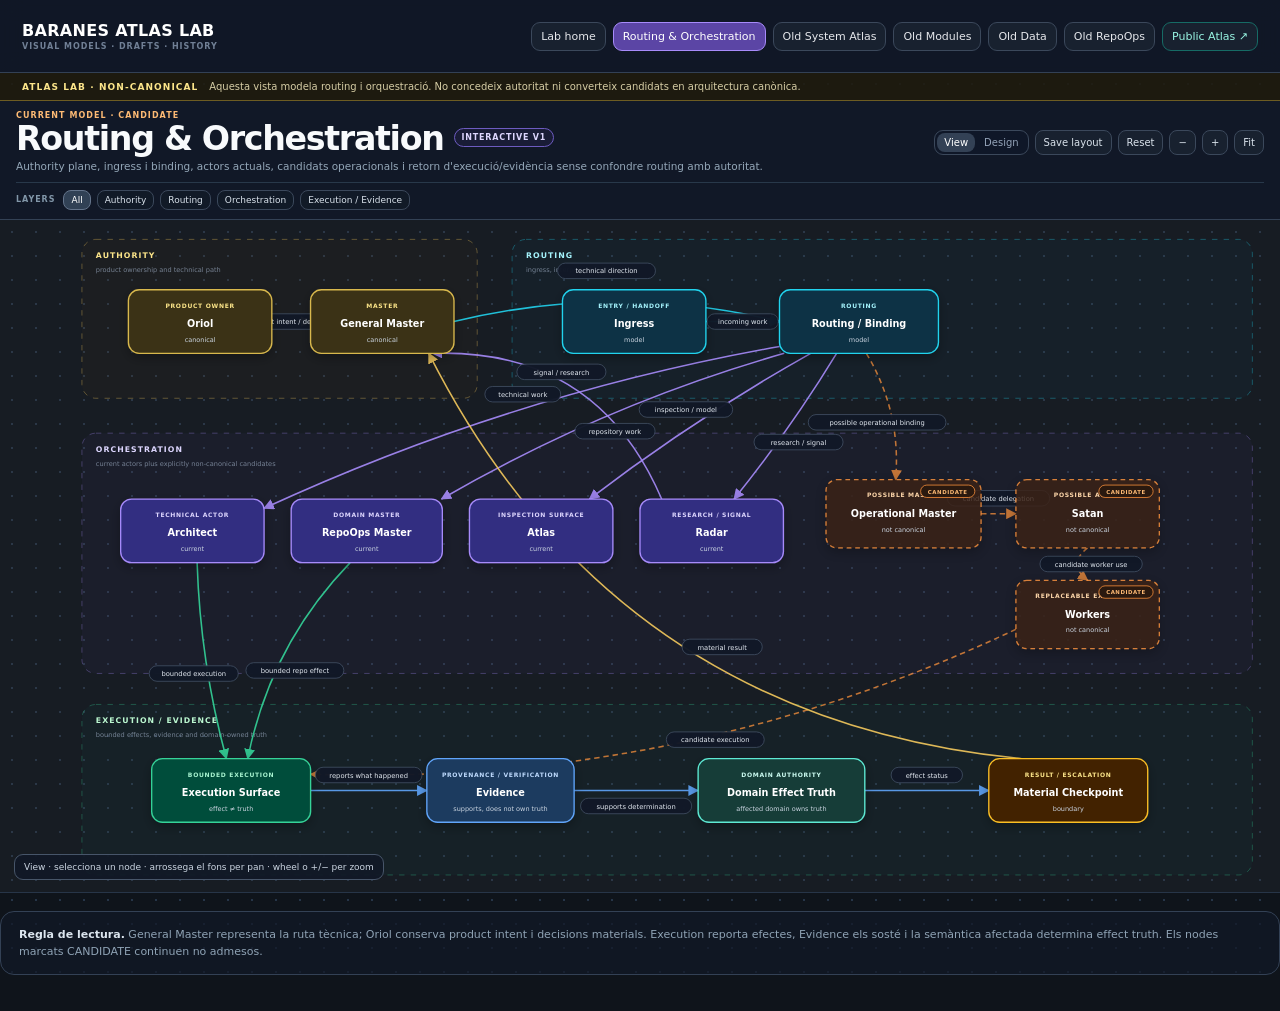
<file: routing-orchestration.html>
<!doctype html>
<html lang="ca">
<head>
<meta charset="utf-8">
<meta name="viewport" content="width=device-width,initial-scale=1">
<title>Routing & Orchestration — BARANES Atlas Lab</title>
<meta name="description" content="Vista interactiva no canònica de routing, orquestració, autoritat, execució, evidència i effect truth al BARANES Atlas Lab.">
<link rel="stylesheet" href="./routing-orchestration.css">
</head>
<body data-mode="view">
<header class="top">
  <div class="topin">
    <a class="brand" href="./index.html">BARANES ATLAS LAB<small>VISUAL MODELS · DRAFTS · HISTORY</small></a>
    <nav class="nav">
      <a href="./index.html">Lab home</a>
      <a class="active" href="./routing-orchestration.html">Routing &amp; Orchestration</a>
      <a href="./react-flow-test.html">Old System Atlas</a>
      <a href="./modules-atlas.html">Old Modules</a>
      <a href="./data-observability.html">Old Data</a>
      <a href="./repoops-flow.html">Old RepoOps</a>
      <a class="public" href="https://magronxo.github.io/baranes-site/atlas/">Public Atlas ↗</a>
    </nav>
  </div>
</header>

<div class="notice">
  <div class="noticein">
    <b>ATLAS LAB · NON-CANONICAL</b>
    <span>Aquesta vista modela routing i orquestració. No concedeix autoritat ni converteix candidats en arquitectura canònica.</span>
  </div>
</div>

<main class="workspace">
  <header class="toolbar">
    <div class="heading">
      <div class="kicker">CURRENT MODEL · CANDIDATE</div>
      <div class="title-row">
        <h1>Routing &amp; Orchestration</h1>
        <span class="model-status">INTERACTIVE V1</span>
      </div>
      <p>Authority plane, ingress i binding, actors actuals, candidats operacionals i retorn d'execució/evidència sense confondre routing amb autoritat.</p>
    </div>

    <div class="actions">
      <span class="mode-group">
        <button id="mode-view" type="button">View</button>
        <button id="mode-design" type="button">Design</button>
      </span>
      <button id="save-layout" type="button">Save layout</button>
      <button id="reset-layout" type="button">Reset</button>
      <button id="zoom-out" type="button" aria-label="Zoom out">−</button>
      <button id="zoom-in" type="button" aria-label="Zoom in">+</button>
      <button id="fit" type="button">Fit</button>
    </div>

    <div class="filters" aria-label="Layer filters">
      <span>Layers</span>
      <button class="active" data-plane="all" type="button">All</button>
      <button data-plane="authority" type="button">Authority</button>
      <button data-plane="routing" type="button">Routing</button>
      <button data-plane="orchestration" type="button">Orchestration</button>
      <button data-plane="execution" type="button">Execution / Evidence</button>
    </div>
  </header>

  <section class="canvas-wrap">
    <svg id="routing-atlas" viewBox="0 0 1620 930" aria-label="Routing and orchestration architecture model">
      <defs>
        <marker id="arrow-authority" viewBox="0 0 10 10" refX="9" refY="5" markerWidth="7" markerHeight="7" orient="auto"><path d="M0 0L10 5L0 10z"/></marker>
        <marker id="arrow-routing" viewBox="0 0 10 10" refX="9" refY="5" markerWidth="7" markerHeight="7" orient="auto"><path d="M0 0L10 5L0 10z"/></marker>
        <marker id="arrow-orchestration" viewBox="0 0 10 10" refX="9" refY="5" markerWidth="7" markerHeight="7" orient="auto"><path d="M0 0L10 5L0 10z"/></marker>
        <marker id="arrow-execution" viewBox="0 0 10 10" refX="9" refY="5" markerWidth="7" markerHeight="7" orient="auto"><path d="M0 0L10 5L0 10z"/></marker>
        <marker id="arrow-evidence" viewBox="0 0 10 10" refX="9" refY="5" markerWidth="7" markerHeight="7" orient="auto"><path d="M0 0L10 5L0 10z"/></marker>
        <marker id="arrow-candidate" viewBox="0 0 10 10" refX="9" refY="5" markerWidth="7" markerHeight="7" orient="auto"><path d="M0 0L10 5L0 10z"/></marker>
        <filter id="shadow" x="-25%" y="-35%" width="150%" height="180%"><feDropShadow dx="0" dy="5" stdDeviation="7" flood-color="#000" flood-opacity=".28"/></filter>
      </defs>
      <g id="planes"></g>
      <g id="edges"></g>
      <g id="edge-labels"></g>
      <g id="nodes"></g>
      <g id="edge-handles"></g>
    </svg>

    <div id="status" class="statusline">View · selecciona un node · arrossega el fons per pan · wheel o +/− per zoom</div>
    <aside id="info-card" class="info-card" aria-live="polite"></aside>
  </section>
</main>

<section class="disclosure">
  <b>Regla de lectura.</b> General Master representa la ruta tècnica; Oriol conserva product intent i decisions materials. Execution reporta efectes, Evidence els sosté i la semàntica afectada determina effect truth. Els nodes marcats CANDIDATE continuen no admesos.
</section>

<script src="./routing-orchestration.js"></script>
</body>
</html>
</file>
<file: modules-atlas.css>
:root{color-scheme:dark;--bg:#0f141b;--panel:#111827;--line:#334155;--text:#f8fafc;--muted:#9fb0c4;--edge:#94a3b8;--cyan:#22d3ee;--violet:#a78bfa;--amber:#f59e0b;--pink:#f472b6;--blue:#38bdf8}
*{box-sizing:border-box}html,body{height:100%;margin:0}body{font-family:Inter,system-ui,-apple-system,Segoe UI,sans-serif;background:var(--bg);color:var(--text)}
.app{height:100%;display:grid;grid-template-rows:auto 1fr}.top{display:flex;align-items:center;justify-content:space-between;gap:16px;padding:14px 18px;background:#111827;border-bottom:1px solid var(--line)}
h1{font-size:17px;margin:0}.sub{font-size:12px;color:var(--muted);margin-top:3px}.nav{display:flex;gap:7px;flex-wrap:wrap}.nav a,.nav button{font:inherit;font-size:12px;text-decoration:none;color:#e5e7eb;background:#18212f;border:1px solid #3b485b;border-radius:9px;padding:7px 10px;cursor:pointer}.nav a.active,.nav button.primary{background:#2563eb;color:#fff;border-color:#60a5fa}.nav button.saved{background:#065f46;border-color:#34d399}
.canvas{position:relative;min-height:0;overflow:hidden;background:#171c23}.canvas:before{content:"";position:absolute;inset:0;background-image:radial-gradient(#334155 1px,transparent 1px);background-size:24px 24px;pointer-events:none;opacity:.82}
svg{position:absolute;inset:0;width:100%;height:100%;display:block;touch-action:none;user-select:none}.status{position:absolute;left:16px;bottom:16px;background:#111827e8;border:1px solid #475569;border-radius:10px;padding:8px 10px;font-size:11px;color:#cbd5e1;pointer-events:none}
.zone-bg{stroke-width:1.2;stroke-dasharray:6 8;pointer-events:none}.zone-personal{fill:#0e7490;fill-opacity:.075;stroke:#22d3ee;stroke-opacity:.34}.zone-control{fill:#6d28d9;fill-opacity:.055;stroke:#a78bfa;stroke-opacity:.28}.zone-governance{fill:#0f766e;fill-opacity:.055;stroke:#2dd4bf;stroke-opacity:.28}.zone-runtime{fill:#1d4ed8;fill-opacity:.052;stroke:#60a5fa;stroke-opacity:.30}.zone-title{font-size:10px;letter-spacing:1.35px;font-weight:750;fill:#cbd5e1;opacity:.72;pointer-events:none}.zone-subtitle{font-size:9px;fill:#94a3b8;opacity:.62;pointer-events:none}
.edge{fill:none;stroke:var(--edge);stroke-width:2.1;marker-end:url(#arrow);pointer-events:none}.edge.control{stroke:var(--cyan);marker-end:url(#arrowCyan)}.edge.execution{stroke:var(--violet);marker-end:url(#arrowViolet)}.edge.autonomy{stroke:var(--amber);marker-end:url(#arrowAmber);stroke-dasharray:7 5}.edge.context{stroke:#2dd4bf}.edge.governance{stroke:#60a5fa;stroke-dasharray:7 5}.edge.ops{stroke:#64748b}.edge.sandbox{stroke:#34d399}
.edge-label-bg{fill:#111827;stroke:#475569;pointer-events:none}.edge-label{fill:#e2e8f0;font-size:10px;text-anchor:middle;pointer-events:none}
.edge-handle{fill:#111827;stroke:#94a3b8;stroke-width:1.6;opacity:.78;cursor:move;pointer-events:all;filter:drop-shadow(0 2px 3px rgba(0,0,0,.45))}.edge-handle:hover,.edge-handle.active{stroke:#f8fafc;stroke-width:2.2;opacity:1}.edge-handle.control{stroke:#22d3ee}.edge-handle.execution{stroke:#a78bfa}.edge-handle.autonomy{stroke:#f59e0b}.edge-handle.context{stroke:#2dd4bf}.edge-handle.governance{stroke:#60a5fa}.edge-handle.sandbox{stroke:#34d399}
.module-node{cursor:move}.module-box{stroke-width:1.8;filter:url(#shadow)}.kicker{font-size:9px;letter-spacing:1.1px;font-weight:700;text-anchor:middle}.title{font-size:15px;font-weight:780;fill:#fff;text-anchor:middle}.note{font-size:10px;fill:#cbd5e1;text-anchor:middle}.sub-box{stroke-width:1.4}.sub-title{font-size:12px;font-weight:700;fill:#fff;text-anchor:middle}.sub-note{font-size:9px;fill:#cbd5e1;text-anchor:middle}
.type-core .module-box{fill:#083344;stroke:#22d3ee}.type-core .kicker{fill:#a5f3fc}.type-execution .module-box{fill:#3730a3;stroke:#a78bfa}.type-execution .kicker{fill:#ddd6fe}.type-routing .module-box{fill:#9d174d;stroke:#f472b6}.type-routing .kicker{fill:#fbcfe8}.type-entry .module-box{fill:#4338ca;stroke:#818cf8}.type-entry .kicker{fill:#c7d2fe}.type-autonomy .module-box{fill:#92400e;stroke:#f59e0b}.type-autonomy .kicker{fill:#fde68a}.type-ops .module-box{fill:#374151;stroke:#9ca3af}.type-ops .kicker{fill:#d1d5db}.type-runtime .module-box{fill:#172554;stroke:#60a5fa}.type-runtime .kicker{fill:#bfdbfe}.type-sandbox .module-box{fill:#064e3b;stroke:#34d399}.type-sandbox .kicker{fill:#a7f3d0}.type-personal .module-box{fill:#123746;stroke:#22d3ee;stroke-dasharray:7 5}.type-personal .kicker{fill:#a5f3fc}.type-data .module-box{fill:#075985;stroke:#38bdf8;stroke-dasharray:7 5}.type-data .kicker{fill:#bae6fd}
.runtime-openclaw{fill:#1e3a5f;stroke:#60a5fa}.runtime-hermes{fill:#334155;stroke:#94a3b8}.runtime-agenticos{fill:#1f2937;stroke:#64748b;stroke-dasharray:6 4}.sandbox-openshell{fill:#065f46;stroke:#34d399}
.badge-current{font-size:8px;fill:#93c5fd;text-anchor:middle;font-weight:700;letter-spacing:.8px}.badge-future{font-size:8px;fill:#94a3b8;text-anchor:middle;font-weight:700;letter-spacing:.8px}
@media(max-width:800px){.top{align-items:flex-start;flex-direction:column}.canvas{min-height:680px}}
</file>
<file: graph-lab.css>
:root{color-scheme:dark;--bg:#0f141b;--panel:#111827;--line:#334155;--text:#f8fafc;--muted:#a7b1c2;--edge:#9aa8bc}
*{box-sizing:border-box}html,body{height:100%;margin:0}
body{font-family:Inter,system-ui,-apple-system,Segoe UI,sans-serif;background:var(--bg);color:var(--text)}
.app{height:100%;display:grid;grid-template-rows:auto 1fr}
.top{display:flex;align-items:center;justify-content:space-between;gap:16px;padding:14px 18px;background:#111827;border-bottom:1px solid var(--line)}
h1{font-size:17px;margin:0}.sub{font-size:12px;color:var(--muted);margin-top:3px}
.nav{display:flex;gap:7px;flex-wrap:wrap;align-items:center}.nav a,.nav button{font:inherit;font-size:12px;text-decoration:none;color:#e5e7eb;background:#18212f;border:1px solid #3b485b;border-radius:9px;padding:7px 10px;cursor:pointer}
.nav a.active,.nav button.primary{background:#2563eb;color:#fff;border-color:#60a5fa}.nav button.saved{background:#065f46;border-color:#34d399;color:#fff}
.legend-menu{position:relative}.legend-menu>summary{list-style:none;font-size:12px;color:#e5e7eb;background:#18212f;border:1px solid #3b485b;border-radius:9px;padding:7px 10px;cursor:pointer;user-select:none}.legend-menu>summary::-webkit-details-marker{display:none}.legend-menu[open]>summary{background:#253247;border-color:#64748b;color:#fff}.legend-pop{position:absolute;right:0;top:calc(100% + 8px);z-index:6000;width:270px;padding:16px;border:1px solid rgba(100,116,139,.72);border-radius:14px;background:rgba(15,23,42,.94);box-shadow:0 18px 55px rgba(0,0,0,.42);backdrop-filter:blur(12px)}.legend-pop .legend{display:grid;gap:9px}.legend-pop p{font-size:11px;line-height:1.5;color:var(--muted);margin:14px 0 0}.legend-pop .li{font-size:11px}
.work{min-height:0;display:grid;grid-template-columns:minmax(0,1fr)}
.canvas{position:relative;min-height:0;background:#171c23;overflow:hidden}
.canvas:before{content:"";position:absolute;inset:0;background-image:radial-gradient(#334155 1px,transparent 1px);background-size:24px 24px;pointer-events:none}
svg{position:absolute;inset:0;width:100%;height:100%;display:block;touch-action:none;user-select:none}
.side{display:none}
.side h2{font-size:12px;letter-spacing:.08em;text-transform:uppercase;color:#cbd5e1;margin:0 0 14px}
.legend{display:grid;gap:10px}.li{display:flex;align-items:center;gap:9px;font-size:12px;color:#e5e7eb}
.sw{width:14px;height:14px;border-radius:4px;border:1px solid rgba(255,255,255,.32)}
.side p{font-size:12px;line-height:1.5;color:var(--muted);margin-top:18px}
.status{position:absolute;left:16px;bottom:16px;background:#111827ee;border:1px solid #475569;border-radius:10px;padding:8px 10px;font-size:11px;color:#cbd5e1;pointer-events:none}
.edge{fill:none;stroke:var(--edge);stroke-width:2.2;marker-end:url(#arrow);pointer-events:none}
.edge.radaredge{stroke:#22d3ee;stroke-width:2.4}.edge.routingedge{stroke:#a78bfa;stroke-width:2.4}.edge.inboxedge{stroke:#f59e0b;stroke-width:2.4}.edge.researchedge{stroke:#f472b6;stroke-width:2.4}.edge.knowledgeedge{stroke:#38bdf8;stroke-width:2.4}
.pill{fill:#111827;stroke:#475569;pointer-events:none}.pill.radar-pill{stroke:#0e7490}.pill.routing-pill{stroke:#7c3aed}.pill.inbox-pill{stroke:#b45309}.pill.research-pill{stroke:#9d174d}.pill.knowledge-pill{stroke:#0369a1}
.elabel{font-size:11px;fill:#e2e8f0;text-anchor:middle;pointer-events:none}
.node{cursor:grab}.node>rect{stroke-width:2;filter:url(#shadow)}.node text,.module text{text-anchor:middle}
.kind{font-size:10px;letter-spacing:1.1px;fill:#e2e8f0;font-weight:600}.name{font-size:15px;font-weight:700;fill:#fff}
.owner>rect{fill:#b45309;stroke:#f59e0b}.master>rect{fill:#1d4ed8;stroke:#60a5fa}.channel>rect{fill:#047857;stroke:#34d399}
.subbox rect{fill:#064e3b;stroke:#6ee7b7;stroke-width:1.5}.subbox text{fill:#fff;font-size:12px;font-weight:700}
.telegram-title{font-size:15px;font-weight:700;fill:#fff}.telegram-kind{font-size:9px;letter-spacing:1px;fill:#d1fae5;font-weight:600}
.container-shell{fill:#0f141b;fill-opacity:.14;stroke:#64748b;stroke-width:1.8;stroke-dasharray:7 5}.container-hitbox{fill:transparent;stroke:none}.container-title{font-size:16px;font-weight:750;fill:#f8fafc;text-anchor:start!important}.container-kind{font-size:9px;letter-spacing:1.3px;fill:#94a3b8;text-anchor:start!important;font-weight:600}
.module{cursor:move}.radar-title{font-size:12px;font-weight:700;fill:#e2e8f0}.radar-sub rect{stroke-width:1.5}.radar-sub text{font-size:12px;font-weight:700;fill:#fff}.radar-personal rect{fill:#0e7490;stroke:#22d3ee}.radar-intelligence rect{fill:#334155;stroke:#64748b}
.routing-core{fill:#4338ca;stroke:#818cf8;stroke-width:1.7}.routing-kicker,.inbox-kicker,.research-kicker,.knowledge-kicker{font-size:9px;letter-spacing:1px;font-weight:650}.routing-kicker{fill:#c7d2fe}.routing-name,.inbox-name,.research-name,.knowledge-name{font-size:14px;fill:#fff;font-weight:750}
.model-attached{fill:#334155;stroke:#94a3b8;stroke-width:1.5}.model-text{fill:#fff;font-size:11px;font-weight:700}.join-line{stroke:#cbd5e1;stroke-width:1;opacity:.45}
.inbox-box{fill:#92400e;stroke:#f59e0b;stroke-width:1.7}.inbox-kicker{fill:#fde68a}.research-box{fill:#9d174d;stroke:#f472b6;stroke-width:1.7}.research-kicker{fill:#fbcfe8}.knowledge-box{fill:#075985;stroke:#38bdf8;stroke-width:1.7}.knowledge-kicker{fill:#bae6fd}
.resize-handle{cursor:nwse-resize}.resize-handle rect{fill:#334155;stroke:#94a3b8}.resize-handle line{stroke:#cbd5e1;stroke-width:1.5}
@media(max-width:800px){.work{grid-template-columns:1fr}.top{align-items:flex-start;flex-direction:column}.canvas{min-height:650px}.legend-pop{position:fixed;right:14px;left:14px;top:auto;width:auto}}
</file>
<file: graph-lab-theme.css>
:root{--owner:#15803d;--owner-stroke:#4ade80;--master-stroke:#60a5fa;--channel:#1d4ed8;--channel-stroke:#60a5fa;--radar:#0e7490;--radar-stroke:#22d3ee;--agent:#be185d;--agent-stroke:#f9a8d4;--entry:#4338ca;--entry-stroke:#818cf8;--data:#075985;--data-stroke:#38bdf8;--surface:#334155;--surface-stroke:#94a3b8}
.owner>rect{fill:var(--owner)!important;stroke:var(--owner-stroke)!important}
.master>rect{fill:transparent!important;stroke:var(--master-stroke)!important;filter:none!important}.master .kind{fill:#bfdbfe}.master .name{fill:#f8fafc}
.channel>rect{fill:var(--channel)!important;stroke:var(--channel-stroke)!important}.telegram-kind{fill:#dbeafe!important}
.telegram-node>.subbox rect{fill:#1e40af;stroke:#93c5fd}.telegram-node>.subbox:first-of-type rect{fill:var(--radar)!important;stroke:var(--radar-stroke)!important}
.routing-core{fill:var(--agent)!important;stroke:var(--agent-stroke)!important}.routing-kicker{fill:#fce7f3!important}
.research-box{fill:var(--agent)!important;stroke:var(--agent-stroke)!important}.research-kicker{fill:#fce7f3!important}
.inbox-box{fill:var(--entry)!important;stroke:var(--entry-stroke)!important}.inbox-kicker{fill:#c7d2fe!important}
.radar-personal rect{fill:var(--radar)!important;stroke:var(--radar-stroke)!important}
.edge.routingedge,.edge.researchedge{stroke:var(--agent-stroke)!important}.edge.inboxedge{stroke:var(--entry-stroke)!important}.edge.radaredge{stroke:var(--radar-stroke)!important}.edge.knowledgeedge{stroke:var(--data-stroke)!important}
.pill.routing-pill,.pill.research-pill{stroke:var(--agent)!important}.pill.inbox-pill{stroke:var(--entry)!important}.pill.radar-pill{stroke:var(--radar)!important}.pill.knowledge-pill{stroke:var(--data)!important}
.owner-view-module{cursor:move}.owner-view-module text{text-anchor:middle}.owner-view-box{fill:var(--surface);stroke:var(--surface-stroke);stroke-width:1.7;filter:url(#shadow)}.owner-view-kicker{font-size:9px;letter-spacing:1px;font-weight:650;fill:#cbd5e1}.owner-view-name{font-size:14px;fill:#fff;font-weight:750}
#agent-nodes>[data-global-agent="architect"]>.routing-core,#agent-nodes>[data-global-agent="research"]>.research-box,#agent-nodes>[data-global-agent="writer"]>.research-box,#agent-nodes>[data-global-agent="curator"]>rect:first-of-type,#agent-nodes>[data-global-agent="qa"]>rect:first-of-type{stroke-dasharray:7 5!important;stroke-width:2!important}
</file>
<file: repoops-flow.css>
:root{color-scheme:dark;--bg:#0f141b;--panel:#111827;--canvas:#171c23;--line:#334155;--text:#f8fafc;--muted:#9fb0c4;--edge:#94a3b8;--cyan:#22d3ee;--violet:#a78bfa;--amber:#f59e0b;--pink:#f472b6;--blue:#60a5fa;--green:#34d399;--orange:#fb923c}
*{box-sizing:border-box}html,body{height:100%;margin:0}body{font-family:Inter,system-ui,-apple-system,Segoe UI,sans-serif;background:var(--bg);color:var(--text)}
.app{height:100%;display:grid;grid-template-rows:auto 1fr}.top{display:flex;align-items:center;justify-content:space-between;gap:16px;padding:12px 18px;background:#111827;border-bottom:1px solid var(--line)}
h1{font-size:17px;margin:0}.sub{font-size:11px;color:var(--muted);margin-top:3px;display:flex;align-items:center;gap:8px}.target-badge{font-size:8px;letter-spacing:1px;font-weight:800;color:#fed7aa;border:1px solid #c2410c;border-radius:999px;padding:3px 7px;background:#43140788}
.nav{display:flex;gap:7px;flex-wrap:wrap;align-items:center}.nav a,.nav button{font:inherit;font-size:11px;text-decoration:none;color:#e5e7eb;background:#18212f;border:1px solid #3b485b;border-radius:9px;padding:7px 9px;cursor:pointer}.nav a.active,.nav button.primary{background:#2563eb;color:#fff;border-color:#60a5fa}.nav button.saved{background:#065f46;border-color:#34d399}
.mode-group{display:flex;gap:3px;padding:2px;border:1px solid #3b485b;border-radius:10px;background:#0f172a80}.mode-group button{border:0;background:transparent;padding:5px 8px;color:#94a3b8}.mode-group button.active{background:#334155;color:#fff;box-shadow:inset 0 0 0 1px #64748b}
.canvas{position:relative;min-height:0;overflow:hidden;background:var(--canvas)}.canvas:before{content:"";position:absolute;inset:0;background-image:radial-gradient(#334155 1px,transparent 1px);background-size:24px 24px;pointer-events:none;opacity:.8}
svg{position:absolute;inset:0;width:100%;height:100%;display:block;touch-action:none;user-select:none}.status{position:absolute;left:16px;bottom:14px;background:#111827e8;border:1px solid #475569;border-radius:10px;padding:7px 10px;font-size:10px;color:#cbd5e1;pointer-events:none}
.zone{stroke-width:1.2;stroke-dasharray:7 8;pointer-events:none}.zone-feature{fill:#7c3aed;fill-opacity:.045;stroke:#a78bfa;stroke-opacity:.28}.zone-artifacts{fill:#0891b2;fill-opacity:.045;stroke:#22d3ee;stroke-opacity:.27}.zone-engine{fill:#0f766e;fill-opacity:.045;stroke:#34d399;stroke-opacity:.27}.zone-title{font-size:10px;letter-spacing:1.35px;font-weight:800;fill:#dbeafe;opacity:.78;pointer-events:none}.zone-subtitle{font-size:8.5px;fill:#94a3b8;opacity:.7;pointer-events:none}
.edge{fill:none;stroke:var(--edge);stroke-width:2;marker-end:url(#arrow);pointer-events:none}.edge.flow{stroke:var(--violet);marker-end:url(#arrowViolet)}.edge.artifact{stroke:var(--cyan);marker-end:url(#arrowCyan)}.edge.engine{stroke:var(--green);marker-end:url(#arrowGreen)}.edge.git{stroke:var(--amber);marker-end:url(#arrowAmber);stroke-dasharray:7 5}.edge.return{stroke:var(--pink);marker-end:url(#arrowPink);stroke-dasharray:5 5}.edge.light{stroke:#64748b;stroke-dasharray:5 6}
.edge-label-bg{fill:#111827;stroke:#475569;pointer-events:none}.edge-label{fill:#e2e8f0;font-size:9px;text-anchor:middle;pointer-events:none}
.edge-handle{fill:#111827;stroke:#94a3b8;stroke-width:1.5;opacity:.75;cursor:move;pointer-events:all;filter:drop-shadow(0 2px 3px rgba(0,0,0,.45))}.edge-handle:hover,.edge-handle.active{stroke:#fff;stroke-width:2.1;opacity:1}.edge-handle.flow{stroke:var(--violet)}.edge-handle.artifact{stroke:var(--cyan)}.edge-handle.engine{stroke:var(--green)}.edge-handle.git{stroke:var(--amber)}.edge-handle.return{stroke:var(--pink)}
.node{cursor:move}.box{stroke-width:1.7;filter:url(#shadow)}.kicker{font-size:8px;letter-spacing:.9px;font-weight:800;text-anchor:middle}.title{font-size:12.5px;font-weight:780;fill:#fff;text-anchor:middle}.note{font-size:8.8px;fill:#cbd5e1;text-anchor:middle}.badge{font-size:7.5px;font-weight:800;letter-spacing:.7px;text-anchor:middle}
.type-seed .box{fill:#3f3f46;stroke:#a1a1aa}.type-seed .kicker{fill:#d4d4d8}.type-phase .box{fill:#312e81;stroke:#818cf8}.type-phase .kicker{fill:#c7d2fe}.type-gate .box{fill:#581c87;stroke:#c084fc}.type-gate .kicker{fill:#e9d5ff}.type-implementation .box{fill:#7c2d12;stroke:#fb923c}.type-implementation .kicker{fill:#fed7aa}.type-verify .box{fill:#164e63;stroke:#22d3ee}.type-verify .kicker{fill:#a5f3fc}.type-close .box{fill:#14532d;stroke:#4ade80}.type-close .kicker{fill:#bbf7d0}
.type-artifact .box{fill:#083344;stroke:#22d3ee}.type-artifact .kicker{fill:#a5f3fc}.type-record .box{fill:#0c4a6e;stroke:#38bdf8}.type-record .kicker{fill:#bae6fd}.type-candidate .box{fill:#713f12;stroke:#f59e0b}.type-candidate .kicker{fill:#fde68a}.type-evidence .box{fill:#1e3a5f;stroke:#60a5fa}.type-evidence .kicker{fill:#bfdbfe}.type-git .box{fill:#422006;stroke:#fbbf24}.type-git .kicker{fill:#fde68a}
.type-control .box{fill:#3b0764;stroke:#c084fc}.type-control .kicker{fill:#e9d5ff}.type-helper .box{fill:#334155;stroke:#94a3b8}.type-helper .kicker{fill:#e2e8f0}.type-job .box{fill:#1e3a8a;stroke:#60a5fa}.type-job .kicker{fill:#bfdbfe}.type-queue .box{fill:#164e63;stroke:#2dd4bf}.type-queue .kicker{fill:#99f6e4}.type-runner .box{fill:#064e3b;stroke:#34d399;stroke-width:2.2}.type-runner .kicker{fill:#a7f3d0}.type-wrapper .box{fill:#1f2937;stroke:#64748b}.type-wrapper .kicker{fill:#cbd5e1}.type-wrapper-ai .box{fill:#172554;stroke:#60a5fa}.type-wrapper-ai .kicker{fill:#bfdbfe}.type-wrapper-write .box{fill:#7c2d12;stroke:#fb923c}.type-wrapper-write .kicker{fill:#fed7aa}.type-wrapper-git .box{fill:#422006;stroke:#fbbf24}.type-wrapper-git .kicker{fill:#fde68a}
.record-track{stroke:#38bdf8;stroke-width:1.8;fill:#082f49;fill-opacity:.86;filter:url(#shadow)}.record-track-title{font-size:13px;font-weight:800;fill:#e0f2fe;text-anchor:middle}.record-track-note{font-size:8.5px;fill:#93c5fd;text-anchor:middle}.git-rail{stroke:#f59e0b;stroke-width:1.5;stroke-dasharray:7 7;opacity:.7}.git-label{font-size:8px;fill:#fcd34d;font-weight:700;letter-spacing:.7px}
body[data-mode="view"] #edge-handles{display:none}body[data-mode="view"] .node{cursor:default!important}body[data-mode="design"] .node{cursor:move!important}
@media(max-width:850px){.top{align-items:flex-start;flex-direction:column}.canvas{min-height:760px}}
</file>
<file: routing-orchestration.css>
:root{
  color-scheme:dark;
  --bg:#0f141b;
  --panel:#111827;
  --canvas:#171c23;
  --line:#334155;
  --text:#f8fafc;
  --muted:#9fb0c4;
  --authority:#f4c95d;
  --routing:#22d3ee;
  --orchestration:#a78bfa;
  --execution:#34d399;
  --evidence:#60a5fa;
  --candidate:#fb923c;
}
*{box-sizing:border-box}
html,body{margin:0;min-height:100%;background:var(--bg);color:var(--text);font-family:Inter,system-ui,-apple-system,Segoe UI,sans-serif}
body{background-image:radial-gradient(#263548 1px,transparent 1px);background-size:24px 24px}
.top{min-height:72px;border-bottom:1px solid var(--line);background:#111827ed;backdrop-filter:blur(12px)}
.topin{max-width:1600px;min-height:72px;margin:auto;padding:0 22px;display:flex;align-items:center;justify-content:space-between;gap:18px}
.brand{font-size:16px;font-weight:850;letter-spacing:.02em;text-decoration:none;color:#fff;white-space:nowrap}
.brand small{display:block;margin-top:2px;color:#718096;font-size:8px;letter-spacing:.12em}
.nav{display:flex;gap:7px;align-items:center;flex-wrap:wrap}
.nav a{font-size:11px;text-decoration:none;color:#e5e7eb;background:#18212f;border:1px solid #3b485b;border-radius:9px;padding:7px 9px}
.nav a.active{background:#5b45a5;color:#fff;border-color:#a78bfa}
.nav a.public{border-color:#166b65;color:#99f6e4}
.notice{border-bottom:1px solid #6d5c22;background:#201b0ddd;color:#fde68a}
.noticein{max-width:1600px;margin:auto;padding:8px 22px;display:flex;gap:11px;align-items:center;flex-wrap:wrap;font-size:10px}
.notice b{font-size:9px;letter-spacing:.12em}.notice span{color:#d6cda5}

.workspace{height:calc(100vh - 108px);min-height:720px;display:grid;grid-template-rows:auto 1fr;background:#11171e;border-bottom:1px solid #273548}
.toolbar{display:grid;grid-template-columns:minmax(0,1fr) auto;grid-template-areas:"heading actions" "filters filters";gap:8px 18px;align-items:center;padding:10px 16px 9px;background:var(--panel);border-bottom:1px solid var(--line)}
.heading{grid-area:heading;min-width:0}.kicker{font-size:8px;font-weight:900;letter-spacing:.13em;color:#fdba74}
.title-row{display:flex;align-items:center;gap:10px;flex-wrap:wrap}
.title-row h1{margin:2px 0 0;font-size:clamp(25px,2.6vw,39px);line-height:1;letter-spacing:-.04em}
.model-status{padding:4px 7px;border:1px solid #6d5bc0;border-radius:999px;color:#ddd6fe;background:#2b245655;font-size:8px;font-weight:900;letter-spacing:.1em}
.heading p{margin:4px 0 0;max-width:980px;color:#94a7b8;font-size:10.5px;line-height:1.4}
.actions{grid-area:actions;display:flex;justify-content:flex-end;gap:6px;align-items:center;flex-wrap:wrap}
.actions button,.filters button{font:inherit;font-size:10px;color:#d9e2eb;background:#18212f;border:1px solid #3b485b;border-radius:8px;padding:6px 8px;cursor:pointer}
.actions button:hover,.filters button:hover{border-color:#66758a;color:#fff}
.actions button.saved{background:#065f46;border-color:#34d399}
.mode-group{display:flex;gap:2px;padding:2px;border:1px solid #3b485b;border-radius:9px;background:#0f172a80}
.mode-group button{border:0;background:transparent;padding:4px 7px;color:#94a3b8}.mode-group button.active{background:#334155;color:#fff}
.filters{grid-area:filters;display:flex;align-items:center;gap:6px;flex-wrap:wrap;padding-top:7px;border-top:1px solid #28384a}
.filters>span{margin-right:2px;color:#8297a9;font-size:8px;font-weight:900;letter-spacing:.12em;text-transform:uppercase}
.filters button{padding:4px 7px;font-size:9px;background:#111a27}.filters button.active{background:#314155;border-color:#64748b;color:#fff}

.canvas-wrap{position:relative;min-height:0;overflow:hidden;background:var(--canvas)}
.canvas-wrap:before{content:"";position:absolute;inset:0;background-image:radial-gradient(#334155 1px,transparent 1px);background-size:24px 24px;pointer-events:none;opacity:.72}
#routing-atlas{position:absolute;inset:0;width:100%;height:100%;touch-action:none;user-select:none}
.plane{stroke-width:1.25;stroke-dasharray:7 8;pointer-events:none}
.plane-title{font-size:10px;letter-spacing:1.35px;font-weight:900;pointer-events:none}
.plane-subtitle{font-size:8.5px;fill:#94a3b8;opacity:.74;pointer-events:none}
.plane-authority{fill:#6d5410;fill-opacity:.055;stroke:var(--authority);stroke-opacity:.34}
.plane-routing{fill:#0e7490;fill-opacity:.055;stroke:var(--routing);stroke-opacity:.34}
.plane-orchestration{fill:#5b4ab5;fill-opacity:.055;stroke:var(--orchestration);stroke-opacity:.32}
.plane-execution{fill:#0f766e;fill-opacity:.05;stroke:var(--execution);stroke-opacity:.32}
.plane-title.authority{fill:#fde68a}.plane-title.routing{fill:#a5f3fc}.plane-title.orchestration{fill:#ddd6fe}.plane-title.execution{fill:#bbf7d0}

.edge{fill:none;stroke-width:2;pointer-events:none;opacity:.9;transition:opacity .14s ease,stroke-width .14s ease}
.edge.authority{stroke:var(--authority);marker-end:url(#arrow-authority)}
.edge.routing{stroke:var(--routing);marker-end:url(#arrow-routing)}
.edge.orchestration{stroke:var(--orchestration);marker-end:url(#arrow-orchestration)}
.edge.execution{stroke:var(--execution);marker-end:url(#arrow-execution)}
.edge.evidence{stroke:var(--evidence);marker-end:url(#arrow-evidence)}
.edge.candidate{stroke:var(--candidate);marker-end:url(#arrow-candidate);stroke-dasharray:7 5;opacity:.74}
#arrow-authority path{fill:var(--authority)}#arrow-routing path{fill:var(--routing)}#arrow-orchestration path{fill:var(--orchestration)}#arrow-execution path{fill:var(--execution)}#arrow-evidence path{fill:var(--evidence)}#arrow-candidate path{fill:var(--candidate)}
.edge.dimmed{opacity:.08}.edge.focused{opacity:1;stroke-width:3}
.edge-label-bg{fill:#111827;stroke:#475569;stroke-width:1;opacity:.97;pointer-events:none}
.edge-label{fill:#e2e8f0;font-size:8.7px;text-anchor:middle;pointer-events:none}
.edge-label-group.dimmed{opacity:.06}.edge-label-group.focused .edge-label{fill:#fff}

.node{cursor:pointer;transition:opacity .14s ease}
.node .box{stroke-width:1.7;filter:url(#shadow);transition:stroke-width .14s ease}
.node .node-kicker{font-size:7.8px;letter-spacing:.9px;font-weight:900;text-anchor:middle}
.node .node-title{font-size:12.5px;font-weight:800;fill:#fff;text-anchor:middle}
.node .node-note{font-size:8.4px;fill:#cbd5e1;text-anchor:middle}
.node.authority .box{fill:#3b3216;stroke:#d8b84d}.node.authority .node-kicker{fill:#fde68a}
.node.routing .box{fill:#083344;stroke:#22d3ee}.node.routing .node-kicker{fill:#a5f3fc}
.node.orchestration .box{fill:#312e81;stroke:#a78bfa}.node.orchestration .node-kicker{fill:#ddd6fe}
.node.execution .box{fill:#064e3b;stroke:#34d399}.node.execution .node-kicker{fill:#a7f3d0}
.node.evidence .box{fill:#1e3a5f;stroke:#60a5fa}.node.evidence .node-kicker{fill:#bfdbfe}
.node.truth .box{fill:#123d38;stroke:#5eead4}.node.truth .node-kicker{fill:#ccfbf1}
.node.checkpoint .box{fill:#422006;stroke:#fbbf24}.node.checkpoint .node-kicker{fill:#fde68a}
.node.candidate .box{fill:#3a2317;stroke:var(--candidate);stroke-dasharray:6 5;opacity:.84}.node.candidate .node-kicker{fill:#fed7aa}
.candidate-badge{fill:#2a190f;stroke:#fb923c;stroke-width:1}.candidate-text{fill:#fdba74;font-size:7px;font-weight:900;letter-spacing:.7px;text-anchor:middle}
.node.selected .box{stroke:#fff!important;stroke-width:3!important}.node.focused .box{stroke-width:2.6}.node.dimmed{opacity:.14}.node:hover .box{stroke-width:2.5}

.edge-handle{fill:#111827;stroke:#f8fafc;stroke-width:1.6;opacity:.85;cursor:move;pointer-events:all;filter:drop-shadow(0 2px 3px rgba(0,0,0,.5))}
.edge-handle:hover{stroke-width:2.4;opacity:1}.handle-guide{fill:none;stroke:#64748b;stroke-width:1;stroke-dasharray:4 5;opacity:.5;pointer-events:none}
body[data-mode="view"] #edge-handles{display:none}body[data-mode="view"] .node{cursor:pointer}body[data-mode="design"] .node{cursor:move}

.statusline{position:absolute;left:14px;bottom:12px;border:1px solid #475569;border-radius:9px;background:#111827eb;padding:7px 9px;font-size:9px;color:#cbd5e1;pointer-events:none;z-index:4}
.info-card{position:absolute;top:12px;right:12px;width:355px;max-height:calc(100% - 24px);overflow:auto;display:none;padding:16px;border:1px solid #475569;border-radius:15px;background:#0b1220f5;box-shadow:0 22px 60px #0008;z-index:10;backdrop-filter:blur(12px)}
.info-card.open{display:block}.card-head{display:flex;justify-content:space-between;gap:12px;align-items:flex-start}.card-kind{font-size:8px;letter-spacing:1px;font-weight:900;color:#93c5fd}.info-card h2{font-size:19px;margin:4px 0 2px}.card-close{border:1px solid #475569;border-radius:8px;background:#18212f;color:#cbd5e1;cursor:pointer;padding:3px 7px}
.card-status{margin:11px 0 0;padding:7px 9px;border-radius:8px;background:#172033;border:1px solid #334155;font-size:9px;color:#cbd5e1}.card-status.candidate{border-color:#9a5b2b;color:#fdba74;background:#2a190f}.card-summary{font-size:12px;line-height:1.55;color:#d6e0ec;margin:11px 0}.card-grid{display:grid;grid-template-columns:1fr 1fr;gap:7px}.card-cap{border:1px solid #334155;border-radius:8px;padding:7px;background:#111827}.card-cap b{display:block;font-size:7px;letter-spacing:.7px;color:#94a3b8;margin-bottom:3px}.card-cap span{font-size:9.5px;color:#f8fafc;font-weight:750}
.disclosure{max-width:1420px;margin:18px auto 36px;padding:14px 18px;border:1px solid #334155;border-radius:14px;background:#111827b8;color:#8fa3b5;font-size:11px;line-height:1.55}.disclosure b{color:#dbe5ee}

@media(max-width:1100px){.topin{padding:12px 18px;align-items:flex-start;flex-direction:column}.nav{width:100%}.workspace{height:800px}}
@media(max-width:900px){.toolbar{grid-template-columns:1fr;grid-template-areas:"heading" "actions" "filters";align-items:stretch}.actions{justify-content:flex-start}.workspace{height:820px}.info-card{top:auto;left:8px;right:8px;bottom:8px;width:auto;max-height:58%}}
@media(max-width:560px){.noticein{padding-left:14px;padding-right:14px}.workspace{height:790px}.heading p{font-size:9.5px}.actions button{padding:5px 7px}.filters button{font-size:8.5px}.disclosure{margin-left:12px;margin-right:12px}.nav a{font-size:10px;padding:6px 7px}}
</file>
